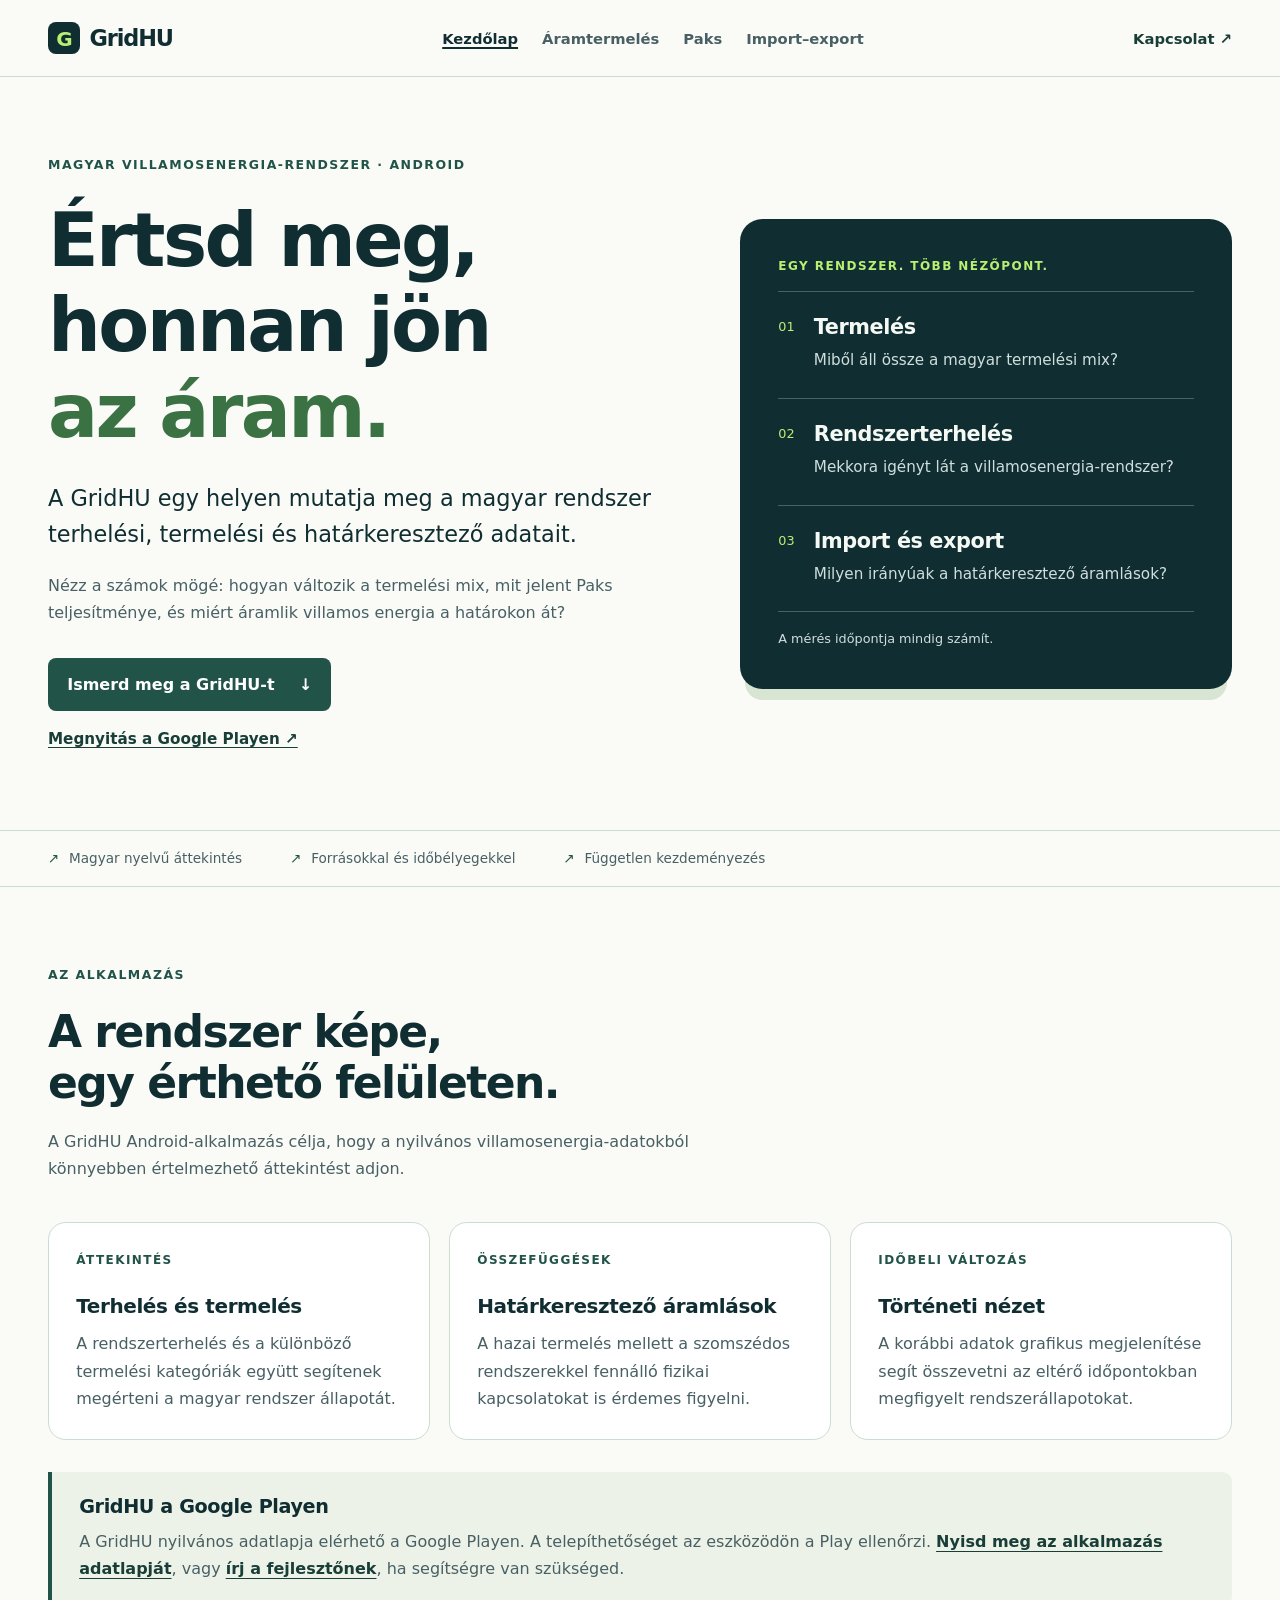
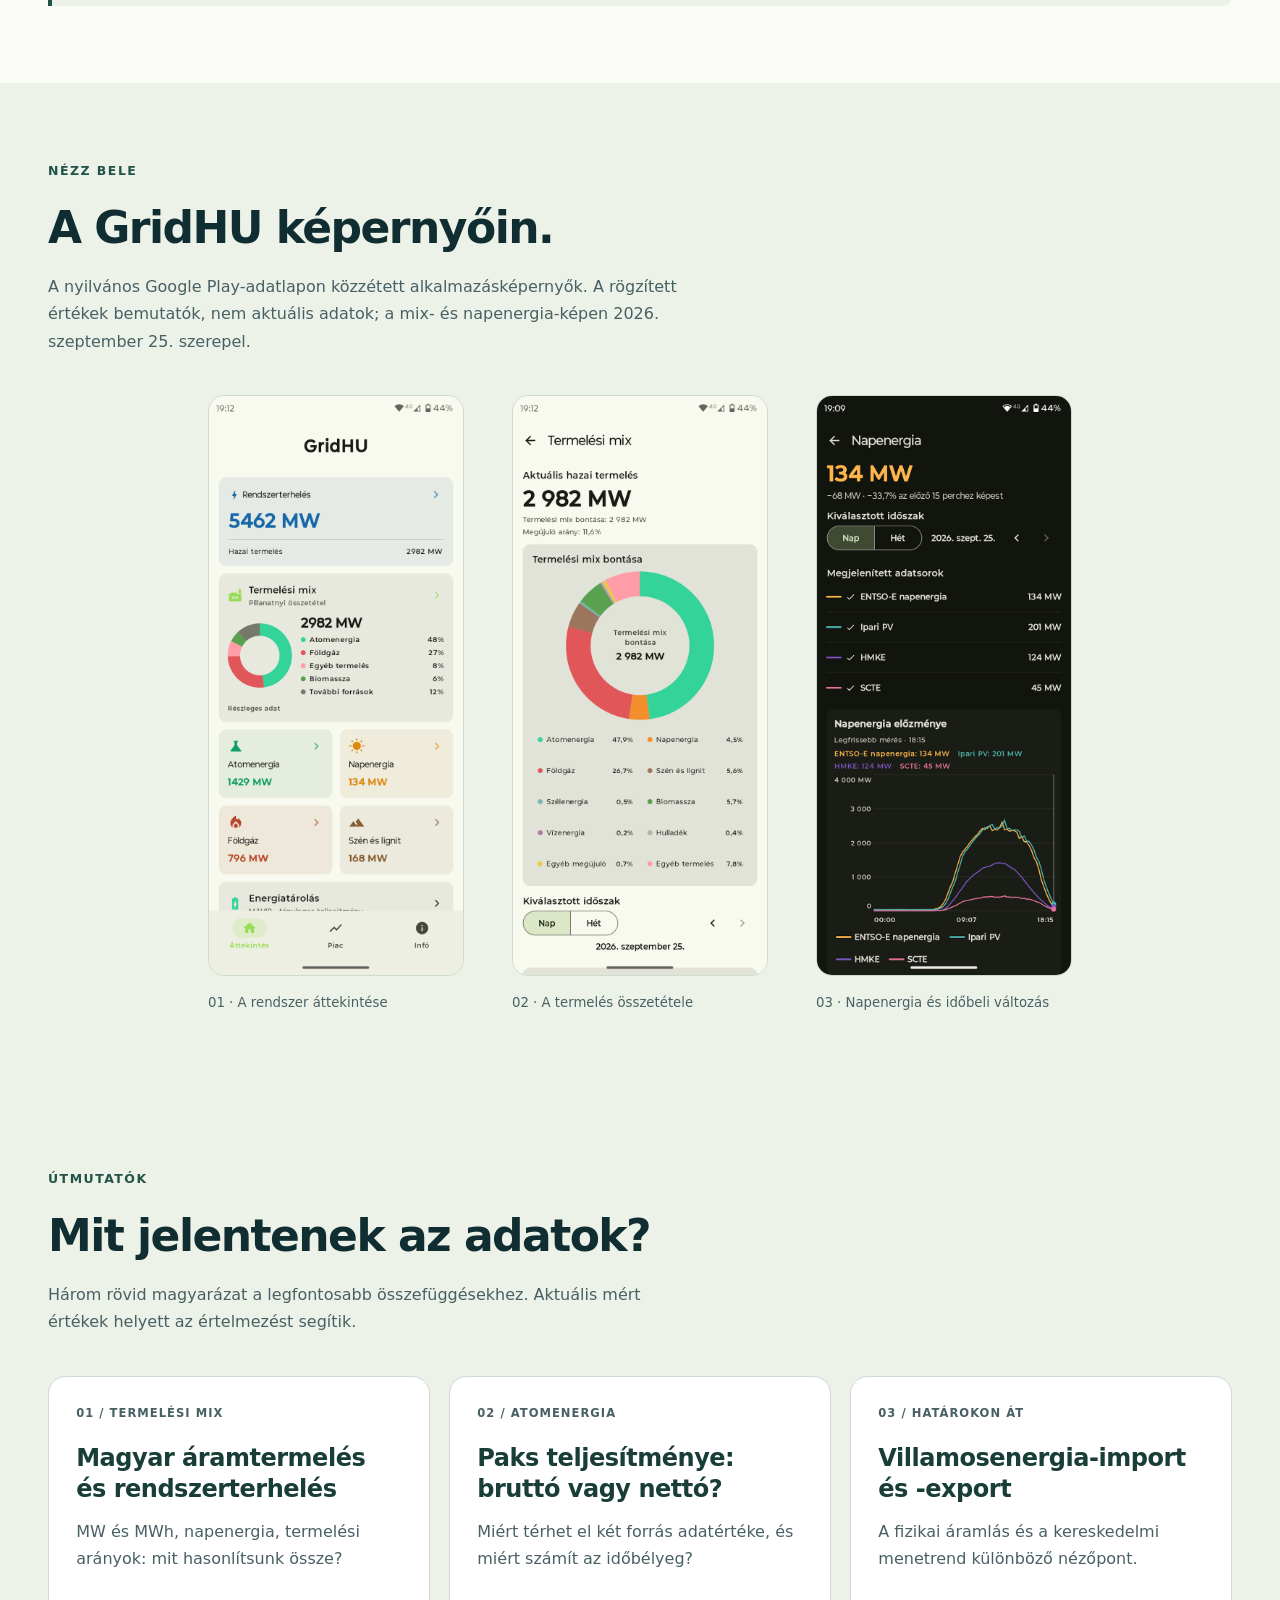
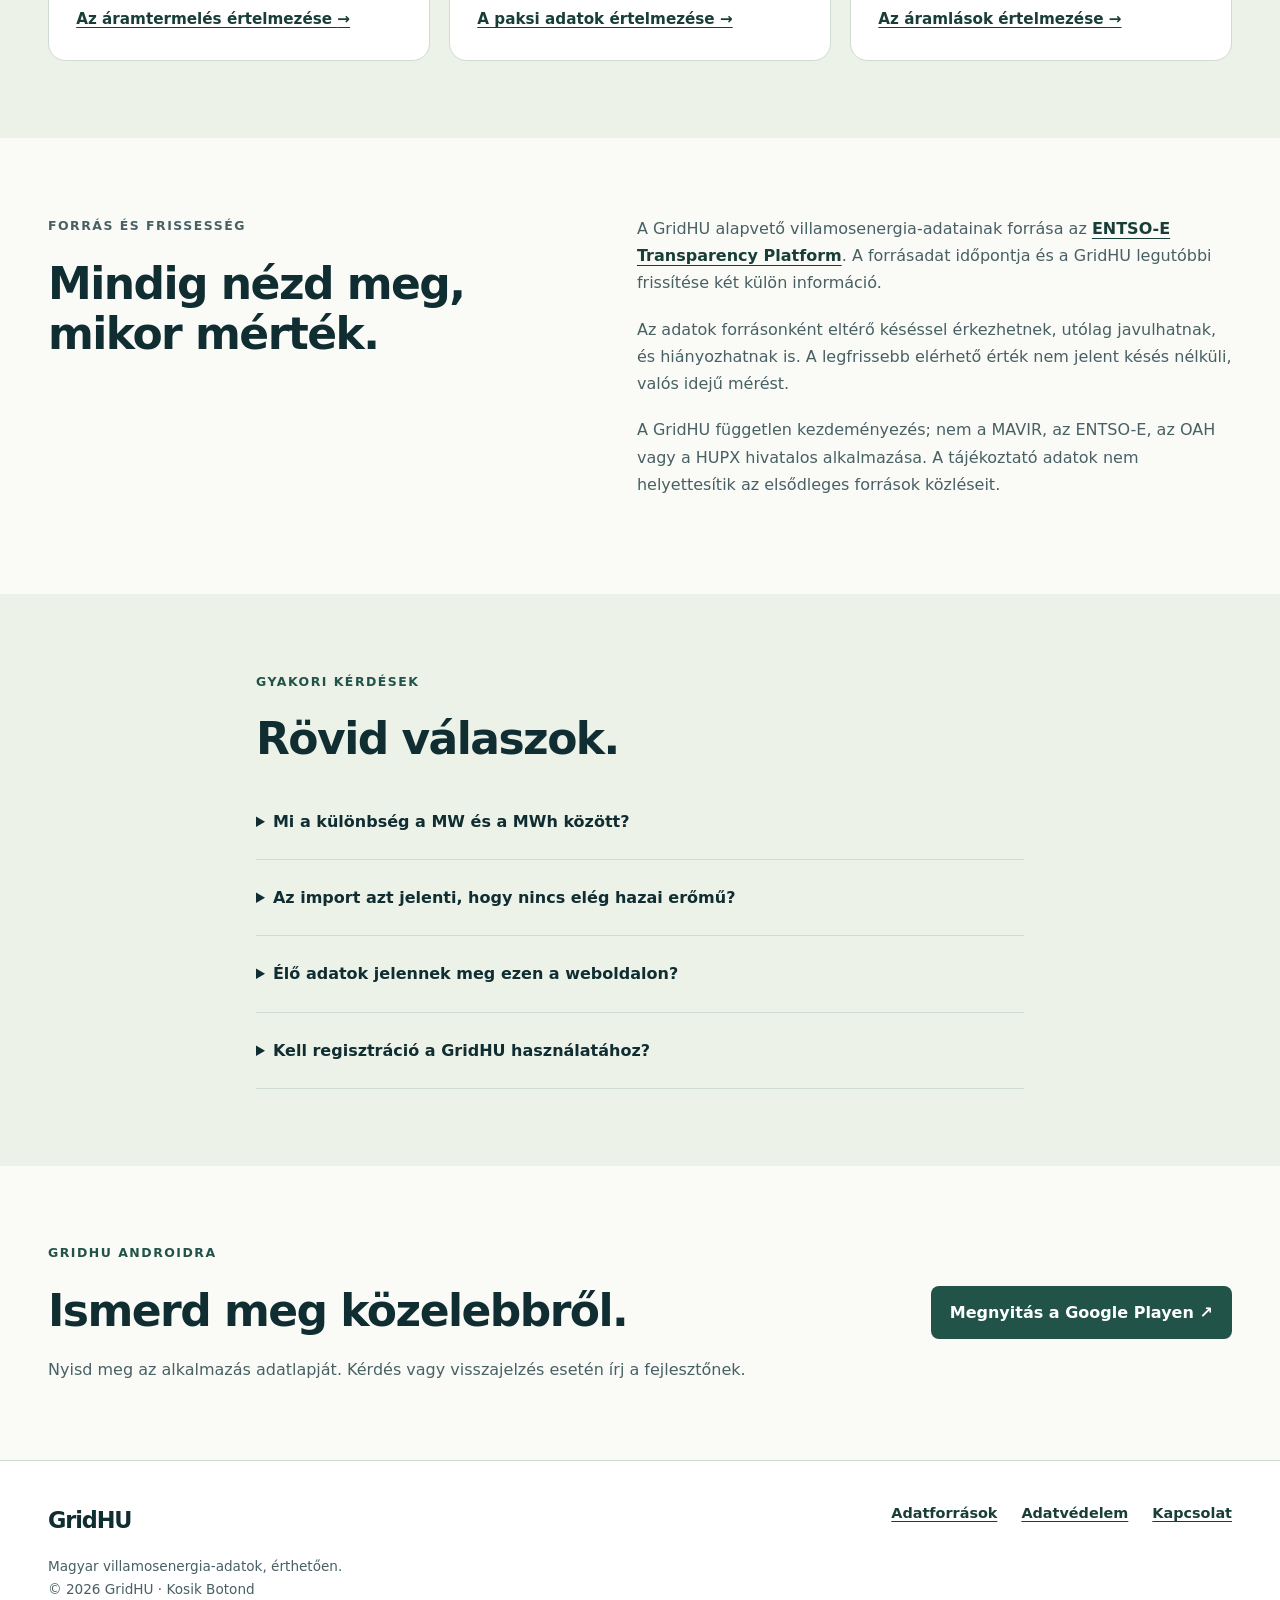
<file: index.html>
<!doctype html>
<html lang="hu">
<head>
  <meta charset="utf-8">
  <meta name="viewport" content="width=device-width, initial-scale=1">
  <meta name="theme-color" content="#102e32">
  <meta name="description" content="Ismerd meg a GridHU Android-alkalmazást: magyar áramtermelés, rendszerterhelés és import–export. Képernyőképek, útmutatók és Google Play-adatlap.">
  <title>GridHU – Magyar áramtermelés és villamosenergia-adatok</title>
  <link rel="canonical" href="https://gridhu.hu/">
  <meta property="og:type" content="website">
  <meta property="og:locale" content="hu_HU">
  <meta property="og:site_name" content="GridHU">
  <meta property="og:title" content="GridHU – Magyar áramtermelés és villamosenergia-adatok">
  <meta property="og:description" content="Ismerd meg a GridHU Android-alkalmazást: magyar áramtermelés, rendszerterhelés és import–export. Képernyőképek, útmutatók és Google Play-adatlap.">
  <meta property="og:url" content="https://gridhu.hu/">
  <meta property="og:image" content="https://gridhu.hu/assets/social-card.png">
  <meta property="og:image:width" content="1200">
  <meta property="og:image:height" content="630">
  <meta property="og:image:alt" content="GridHU – Magyar villamosenergia-adatok">
  <meta name="twitter:card" content="summary_large_image">
  <meta name="twitter:title" content="GridHU – Magyar áramtermelés és villamosenergia-adatok">
  <meta name="twitter:description" content="Ismerd meg a GridHU Android-alkalmazást: magyar áramtermelés, rendszerterhelés és import–export. Képernyőképek, útmutatók és Google Play-adatlap.">
  <meta name="twitter:image" content="https://gridhu.hu/assets/social-card.png">
  <link rel="icon" type="image/svg+xml" href="/assets/favicon.svg">
  <link rel="stylesheet" href="/assets/styles.css">
  <script type="application/ld+json">{"@context": "https://schema.org", "@type": "WebSite", "name": "GridHU – Magyar áramtermelés és villamosenergia-adatok", "url": "https://gridhu.hu/", "inLanguage": "hu", "description": "Ismerd meg a GridHU Android-alkalmazást: magyar áramtermelés, rendszerterhelés és import–export. Képernyőképek, útmutatók és Google Play-adatlap."}</script>
</head>
<body>
<a class="skip-link" href="#main">Ugrás a tartalomra</a>
<header class="site-header">
<div class="site-shell header-content">
<a class="brand" href="/" aria-label="GridHU kezdőlap">
<span class="brand-mark" aria-hidden="true">G</span>GridHU</a>
<nav aria-label="Fő navigáció">
<ul class="nav-list">
<li>
<a href="/" aria-current="page">Kezdőlap</a>
</li>
<li>
<a href="/aramtermeles/">Áramtermelés</a>
</li>
<li>
<a href="/paks/">Paks</a>
</li>
<li>
<a href="/import-export/">Import–export</a>
</li>
</ul>
</nav>
<a class="header-contact" href="/contact/">Kapcsolat ↗</a>
</div>
</header>
<main id="main">
<section class="hero">
<div class="site-shell hero-grid">
<div>
<p class="eyebrow">Magyar villamosenergia-rendszer · Android</p>
<h1>Értsd meg,<br>honnan jön<br>
<em>az áram.</em>
</h1>
<p class="lead">A GridHU egy helyen mutatja meg a magyar rendszer terhelési, termelési és határkeresztező adatait.</p>
<p class="intro">Nézz a számok mögé: hogyan változik a termelési mix, mit jelent Paks teljesítménye, és miért áramlik villamos energia a határokon át?</p>
<div class="actions">
<a class="button-link" href="#alkalmazas">Ismerd meg a GridHU-t <span aria-hidden="true">↓</span>
</a>
<a class="text-link" href="https://play.google.com/store/apps/details?id=com.kosikbotond.gridhu&amp;hl=hu">Megnyitás a Google Playen ↗</a>
</div>
</div>
<aside class="system-card" aria-label="A villamosenergia-rendszer három nézőpontja">
<p class="card-label">EGY RENDSZER. TÖBB NÉZŐPONT.</p>
<div class="system-row">
<span class="system-number">01</span>
<div>
<h2>Termelés</h2>
<p>Miből áll össze a magyar termelési mix?</p>
</div>
</div>
<div class="system-row">
<span class="system-number">02</span>
<div>
<h2>Rendszerterhelés</h2>
<p>Mekkora igényt lát a villamosenergia-rendszer?</p>
</div>
</div>
<div class="system-row">
<span class="system-number">03</span>
<div>
<h2>Import és export</h2>
<p>Milyen irányúak a határkeresztező áramlások?</p>
</div>
</div>
<p class="system-note">A mérés időpontja mindig számít.</p>
</aside>
</div>
</section>
<div class="principles">
<div class="site-shell">
<span>Magyar nyelvű áttekintés</span>
<span>Forrásokkal és időbélyegekkel</span>
<span>Független kezdeményezés</span>
</div>
</div>
<section id="alkalmazas" class="section">
<div class="site-shell">
<div class="section-heading">
<p class="eyebrow">Az alkalmazás</p>
<h2>A rendszer képe,<br>egy érthető felületen.</h2>
<p>A GridHU Android-alkalmazás célja, hogy a nyilvános villamosenergia-adatokból könnyebben értelmezhető áttekintést adjon.</p>
</div>
<div class="card-grid">
<article class="info-card">
<span class="card-label">ÁTTEKINTÉS</span>
<h3>Terhelés és termelés</h3>
<p>A rendszerterhelés és a különböző termelési kategóriák együtt segítenek megérteni a magyar rendszer állapotát.</p>
</article>
<article class="info-card">
<span class="card-label">ÖSSZEFÜGGÉSEK</span>
<h3>Határkeresztező áramlások</h3>
<p>A hazai termelés mellett a szomszédos rendszerekkel fennálló fizikai kapcsolatokat is érdemes figyelni.</p>
</article>
<article class="info-card">
<span class="card-label">IDŐBELI VÁLTOZÁS</span>
<h3>Történeti nézet</h3>
<p>A korábbi adatok grafikus megjelenítése segít összevetni az eltérő időpontokban megfigyelt rendszerállapotokat.</p>
</article>
</div>
<div class="notice">
<h3>GridHU a Google Playen</h3>
<p>A GridHU nyilvános adatlapja elérhető a Google Playen. A telepíthetőséget az eszközödön a Play ellenőrzi. <a href="https://play.google.com/store/apps/details?id=com.kosikbotond.gridhu&amp;hl=hu">Nyisd meg az alkalmazás adatlapját</a>, vagy <a href="/contact/">írj a fejlesztőnek</a>, ha segítségre van szükséged.</p>
</div>
</div>
</section>
<section class="section section-soft">
<div class="site-shell">
<div class="section-heading">
<p class="eyebrow">Nézz bele</p>
<h2>A GridHU képernyőin.</h2>
<p>A nyilvános Google Play-adatlapon közzétett alkalmazásképernyők. A rögzített értékek bemutatók, nem aktuális adatok; a mix- és napenergia-képen 2026. szeptember 25. szerepel.</p>
</div>
<div class="screenshot-grid">
<figure>
<img src="/assets/app-overview.png" width="702" height="1600" loading="lazy" decoding="async" alt="GridHU áttekintés rendszerterheléssel és termelési mixszel">
<figcaption>01 · A rendszer áttekintése</figcaption>
</figure>
<figure>
<img src="/assets/app-mix.png" width="702" height="1600" loading="lazy" decoding="async" alt="A GridHU termelési mix nézete">
<figcaption>02 · A termelés összetétele</figcaption>
</figure>
<figure>
<img src="/assets/app-solar.png" width="702" height="1600" loading="lazy" decoding="async" alt="A GridHU napenergia-nézete történeti grafikonnal">
<figcaption>03 · Napenergia és időbeli változás</figcaption>
</figure>
</div>
</div>
</section>
<section class="section section-soft">
<div class="site-shell">
<div class="section-heading">
<p class="eyebrow">Útmutatók</p>
<h2>Mit jelentenek az adatok?</h2>
<p>Három rövid magyarázat a legfontosabb összefüggésekhez. Aktuális mért értékek helyett az értelmezést segítik.</p>
</div>
<div class="card-grid guides">
<article class="info-card">
<p class="guide-number">01 / TERMELÉSI MIX</p>
<h3>
<a href="/aramtermeles/">Magyar áramtermelés és rendszerterhelés</a>
</h3>
<p>MW és MWh, napenergia, termelési arányok: mit hasonlítsunk össze?</p>
<a class="text-link" href="/aramtermeles/">Az áramtermelés értelmezése <span aria-hidden="true">→</span>
</a>
</article>
<article class="info-card">
<p class="guide-number">02 / ATOMENERGIA</p>
<h3>
<a href="/paks/">Paks teljesítménye: bruttó vagy nettó?</a>
</h3>
<p>Miért térhet el két forrás adatértéke, és miért számít az időbélyeg?</p>
<a class="text-link" href="/paks/">A paksi adatok értelmezése <span aria-hidden="true">→</span>
</a>
</article>
<article class="info-card">
<p class="guide-number">03 / HATÁROKON ÁT</p>
<h3>
<a href="/import-export/">Villamosenergia-import és -export</a>
</h3>
<p>A fizikai áramlás és a kereskedelmi menetrend különböző nézőpont.</p>
<a class="text-link" href="/import-export/">Az áramlások értelmezése <span aria-hidden="true">→</span>
</a>
</article>
</div>
</div>
</section>
<section id="adatforrasok" class="section">
<div class="site-shell source-layout">
<div>
<p class="eyebrow">Forrás és frissesség</p>
<h2>Mindig nézd meg,<br>mikor mérték.</h2>
</div>
<div>
<p>A GridHU alapvető villamosenergia-adatainak forrása az <a href="https://transparency.entsoe.eu/">ENTSO-E Transparency Platform</a>. A forrásadat időpontja és a GridHU legutóbbi frissítése két külön információ.</p>
<p>Az adatok forrásonként eltérő késéssel érkezhetnek, utólag javulhatnak, és hiányozhatnak is. A legfrissebb elérhető érték nem jelent késés nélküli, valós idejű mérést.</p>
<p>A GridHU független kezdeményezés; nem a MAVIR, az ENTSO-E, az OAH vagy a HUPX hivatalos alkalmazása. A tájékoztató adatok nem helyettesítik az elsődleges források közléseit.</p>
</div>
</div>
</section>
<section class="section section-soft">
<div class="site-shell narrow-content">
<p class="eyebrow">Gyakori kérdések</p>
<h2>Rövid válaszok.</h2>
<details>
<summary>Mi a különbség a MW és a MWh között?</summary>
<p>A MW teljesítmény: azt mutatja, milyen ütemű a termelés vagy a terhelés. A MWh egy időszak alatt termelt vagy felhasznált energia. A kettő más kérdésre válaszol.</p>
</details>
<details>
<summary>Az import azt jelenti, hogy nincs elég hazai erőmű?</summary>
<p>Egy importérték önmagában nem bizonyít kapacitáshiányt. A fizikai áramlások egy összekapcsolt rendszer működését mutatják; egyetlen pillanatkép nem magyarázza meg az összes műszaki és gazdasági okot.</p>
</details>
<details>
<summary>Élő adatok jelennek meg ezen a weboldalon?</summary>
<p>Ez az oldal alkalmazásbemutató és útmutató. Az aktuális mérési adatokat az alkalmazás és az elsődleges adatforrások szolgáltatják, a saját frissítési és hozzáférési korlátaikkal.</p>
</details>
<details>
<summary>Kell regisztráció a GridHU használatához?</summary>
<p>A GridHU használatához nincs szükség felhasználói fiókra. A részleteket az <a href="/privacy/">adatvédelmi tájékoztató</a> tartalmazza.</p>
</details>
</div>
</section>
<section class="section">
<div class="site-shell end-callout">
<div>
<p class="eyebrow">GridHU Androidra</p>
<h2>Ismerd meg közelebbről.</h2>
<p>Nyisd meg az alkalmazás adatlapját. Kérdés vagy visszajelzés esetén írj a fejlesztőnek.</p>
</div>
<a class="button-link" href="https://play.google.com/store/apps/details?id=com.kosikbotond.gridhu&amp;hl=hu">Megnyitás a Google Playen ↗</a>
</div>
</section>
</main>
<footer class="site-footer">
<div class="site-shell footer-content">
<div>
<a class="brand" href="/">GridHU</a>
<p>Magyar villamosenergia-adatok, érthetően.<br>© 2026 GridHU · Kosik Botond</p>
</div>
<nav aria-label="Lábléc navigáció">
<ul class="footer-links">
<li>
<a href="/#adatforrasok">Adatforrások</a>
</li>
<li>
<a href="/privacy/">Adatvédelem</a>
</li>
<li>
<a href="/contact/">Kapcsolat</a>
</li>
</ul>
</nav>
</div>
</footer>
</body>
</html>
</file>
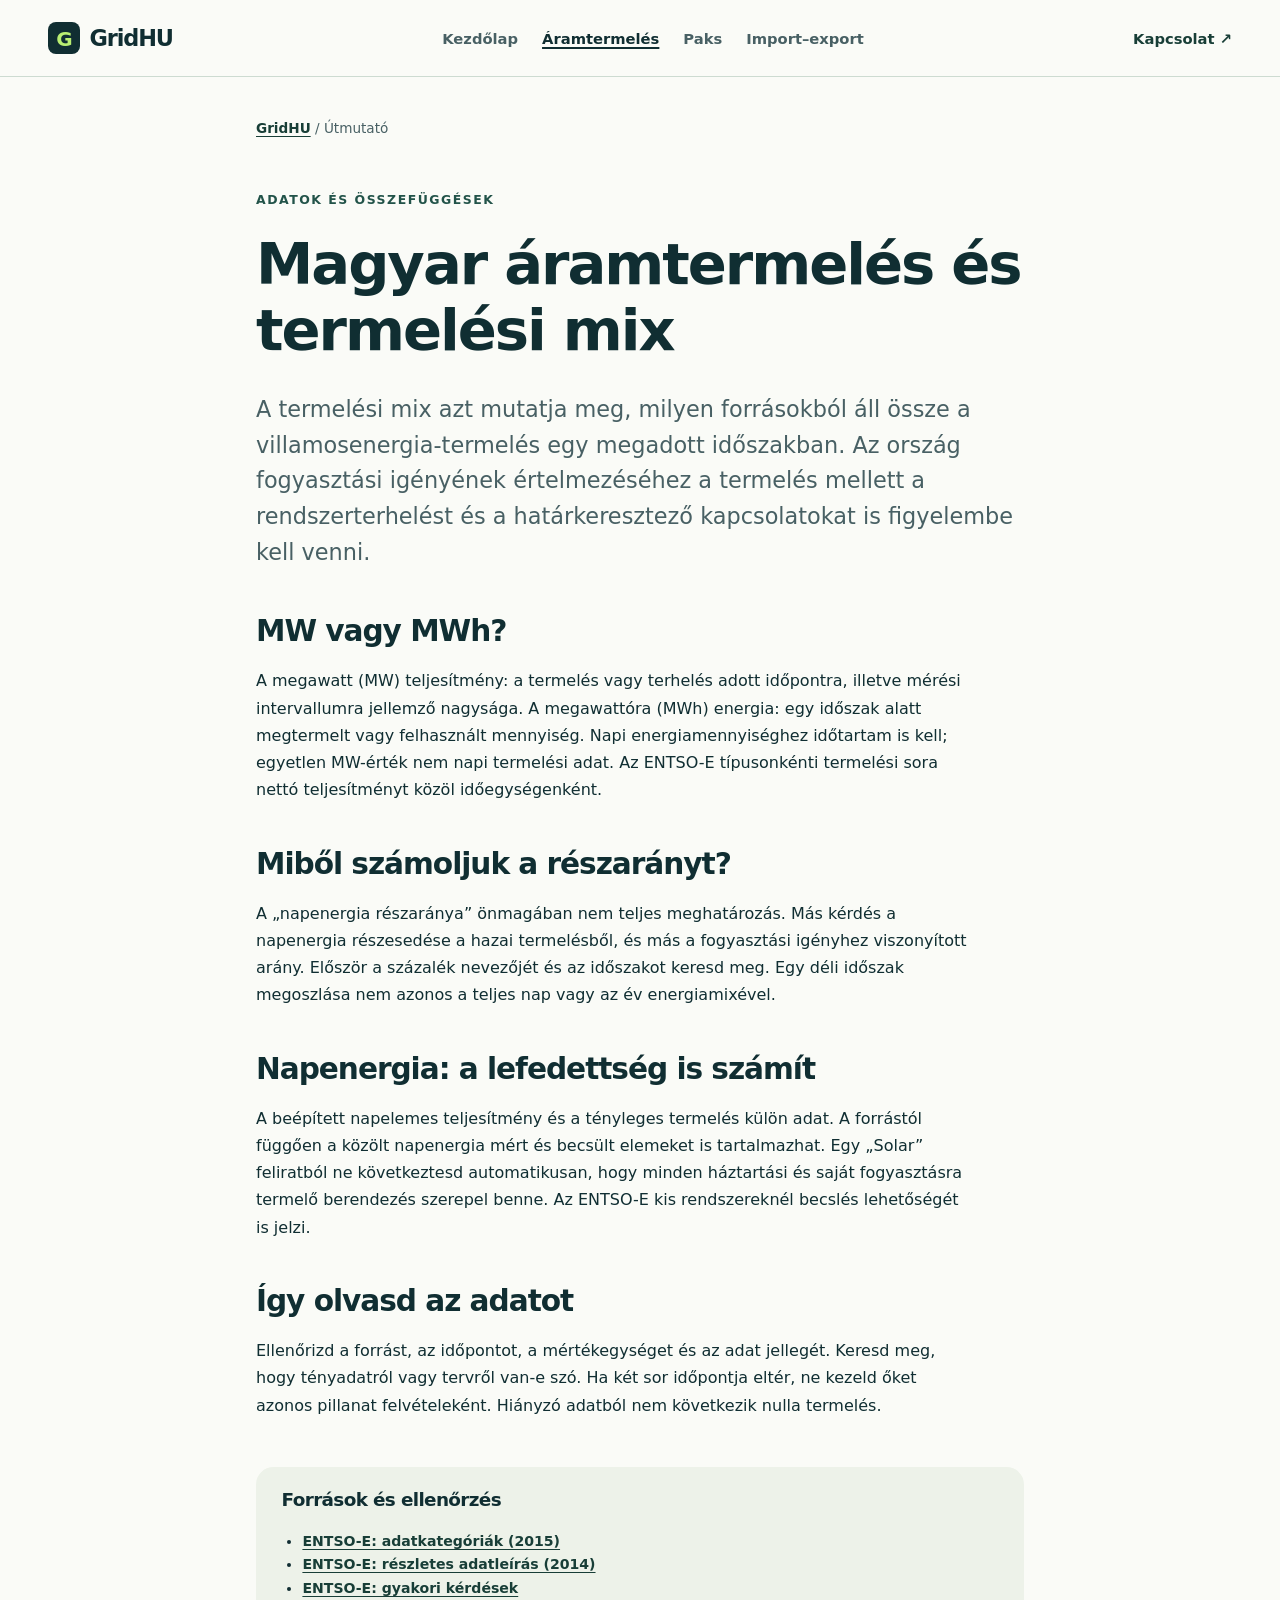
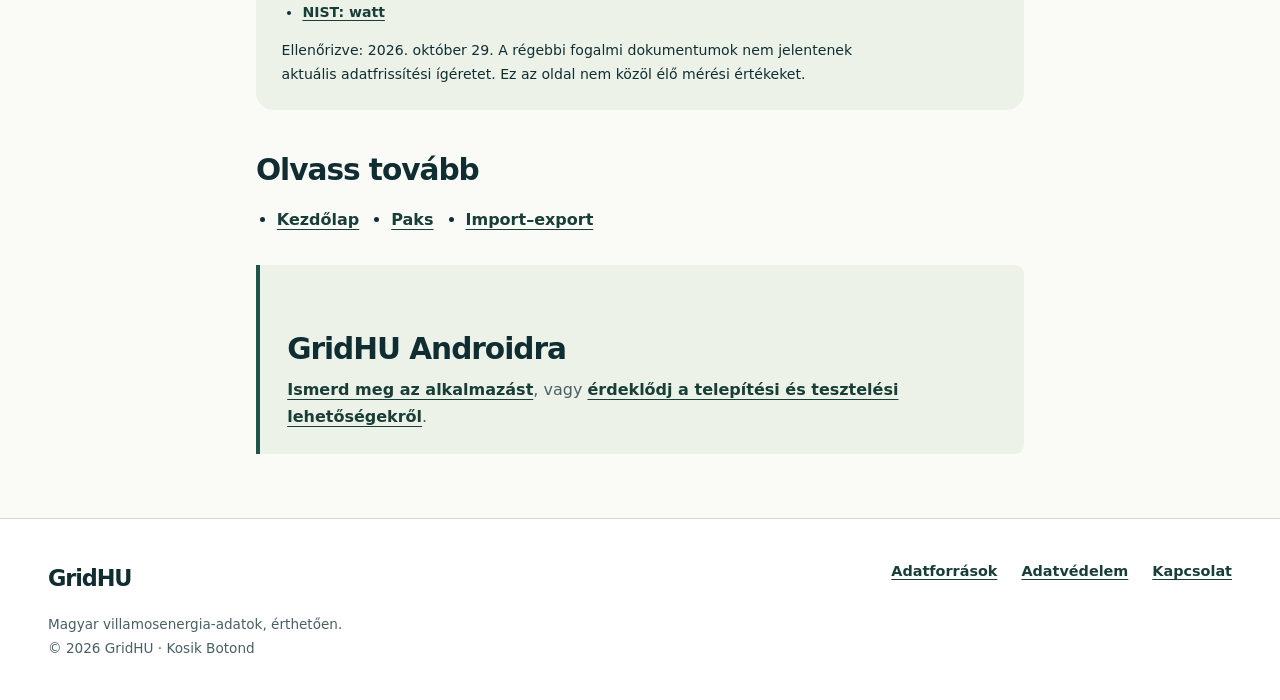
<file: aramtermeles/index.html>
<!doctype html>
<html lang="hu">
<head>
  <meta charset="utf-8">
  <meta name="viewport" content="width=device-width, initial-scale=1">
  <meta name="theme-color" content="#102e32">
  <meta name="description" content="Mit mutat a magyar áramtermelés, a rendszerterhelés és a termelési mix? MW és MWh, napenergia és adatfrissesség közérthetően.">
  <title>Magyar áramtermelés és termelési mix – GridHU</title>
  <link rel="canonical" href="https://gridhu.hu/aramtermeles/">
  <meta property="og:type" content="website">
  <meta property="og:locale" content="hu_HU">
  <meta property="og:site_name" content="GridHU">
  <meta property="og:title" content="Magyar áramtermelés és termelési mix – GridHU">
  <meta property="og:description" content="Mit mutat a magyar áramtermelés, a rendszerterhelés és a termelési mix? MW és MWh, napenergia és adatfrissesség közérthetően.">
  <meta property="og:url" content="https://gridhu.hu/aramtermeles/">
  <meta property="og:image" content="https://gridhu.hu/assets/social-card.png">
  <meta property="og:image:width" content="1200">
  <meta property="og:image:height" content="630">
  <meta property="og:image:alt" content="GridHU – Magyar villamosenergia-adatok">
  <meta name="twitter:card" content="summary_large_image">
  <meta name="twitter:title" content="Magyar áramtermelés és termelési mix – GridHU">
  <meta name="twitter:description" content="Mit mutat a magyar áramtermelés, a rendszerterhelés és a termelési mix? MW és MWh, napenergia és adatfrissesség közérthetően.">
  <meta name="twitter:image" content="https://gridhu.hu/assets/social-card.png">
  <link rel="icon" type="image/svg+xml" href="/assets/favicon.svg">
  <link rel="stylesheet" href="/assets/styles.css">
  <script type="application/ld+json">{"@context": "https://schema.org", "@type": "WebPage", "name": "Magyar áramtermelés és termelési mix – GridHU", "url": "https://gridhu.hu/aramtermeles/", "inLanguage": "hu", "description": "Mit mutat a magyar áramtermelés, a rendszerterhelés és a termelési mix? MW és MWh, napenergia és adatfrissesség közérthetően.", "isPartOf": {"@type": "WebSite", "name": "GridHU", "url": "https://gridhu.hu/"}}</script>
</head>
<body>
<a class="skip-link" href="#main">Ugrás a tartalomra</a>
<header class="site-header">
<div class="site-shell header-content">
<a class="brand" href="/" aria-label="GridHU kezdőlap">
<span class="brand-mark" aria-hidden="true">G</span>GridHU</a>
<nav aria-label="Fő navigáció">
<ul class="nav-list">
<li>
<a href="/">Kezdőlap</a>
</li>
<li>
<a href="/aramtermeles/" aria-current="page">Áramtermelés</a>
</li>
<li>
<a href="/paks/">Paks</a>
</li>
<li>
<a href="/import-export/">Import–export</a>
</li>
</ul>
</nav>
<a class="header-contact" href="/contact/">Kapcsolat ↗</a>
</div>
</header>
<main id="main">
<article class="site-shell reading article">
<nav class="breadcrumb" aria-label="Útvonal">
<a href="/">GridHU</a> / Útmutató</nav>
<p class="eyebrow">Adatok és összefüggések</p>
<h1>Magyar áramtermelés és termelési mix</h1>
<p class="lead">A termelési mix azt mutatja meg, milyen forrásokból áll össze a villamosenergia-termelés egy megadott időszakban. Az ország fogyasztási igényének értelmezéséhez a termelés mellett a rendszerterhelést és a határkeresztező kapcsolatokat is figyelembe kell venni.</p>
<h2 id="resz-1">MW vagy MWh?</h2>
<p>A megawatt (MW) teljesítmény: a termelés vagy terhelés adott időpontra, illetve mérési intervallumra jellemző nagysága. A megawattóra (MWh) energia: egy időszak alatt megtermelt vagy felhasznált mennyiség. Napi energiamennyiséghez időtartam is kell; egyetlen MW-érték nem napi termelési adat. Az ENTSO-E típusonkénti termelési sora nettó teljesítményt közöl időegységenként.</p>
<h2 id="resz-3">Miből számoljuk a részarányt?</h2>
<p>A „napenergia részaránya” önmagában nem teljes meghatározás. Más kérdés a napenergia részesedése a hazai termelésből, és más a fogyasztási igényhez viszonyított arány. Először a százalék nevezőjét és az időszakot keresd meg. Egy déli időszak megoszlása nem azonos a teljes nap vagy az év energiamixével.</p>
<h2 id="napenergia">Napenergia: a lefedettség is számít</h2>
<p>A beépített napelemes teljesítmény és a tényleges termelés külön adat. A forrástól függően a közölt napenergia mért és becsült elemeket is tartalmazhat. Egy „Solar” feliratból ne következtesd automatikusan, hogy minden háztartási és saját fogyasztásra termelő berendezés szerepel benne. Az ENTSO-E kis rendszereknél becslés lehetőségét is jelzi.</p>
<h2 id="resz-7">Így olvasd az adatot</h2>
<p>Ellenőrizd a forrást, az időpontot, a mértékegységet és az adat jellegét. Keresd meg, hogy tényadatról vagy tervről van-e szó. Ha két sor időpontja eltér, ne kezeld őket azonos pillanat felvételeként. Hiányzó adatból nem következik nulla termelés.</p>
<aside class="source-note" aria-labelledby="sources-title">
<h2 id="sources-title">Források és ellenőrzés</h2>
<ul>
<li>
<a href="https://eepublicdownloads.entsoe.eu/clean-documents/mc-documents/transparency-platform/150101_Transparency%20Platform%20Data%20Categories.pdf">ENTSO-E: adatkategóriák (2015)</a>
</li>
<li>
<a href="https://www.entsoe.eu/fileadmin/user_upload/_library/resources/Transparency/MoP%20Ref02%20-%20EMFIP-Detailed%20Data%20Descriptions%20V1R4-2014-02-24.pdf">ENTSO-E: részletes adatleírás (2014)</a>
</li>
<li>
<a href="https://eepublicdownloads.entsoe.eu/clean-documents/mc-documents/transparency-platform/Transparency_platform_FAQ.pdf">ENTSO-E: gyakori kérdések</a>
</li>
<li>
<a href="https://www.nist.gov/glossary-term/34606">NIST: watt</a>
</li>
</ul>
<p>Ellenőrizve: <time datetime="2026-10-29">2026. október 29.</time> A régebbi fogalmi dokumentumok nem jelentenek aktuális adatfrissítési ígéretet. Ez az oldal nem közöl élő mérési értékeket.</p>
</aside>
<nav class="related" aria-label="Kapcsolódó oldalak">
<h2>Olvass tovább</h2>
<ul>
<li>
<a href="/">Kezdőlap</a>
</li>
<li>
<a href="/paks/">Paks</a>
</li>
<li>
<a href="/import-export/">Import–export</a>
</li>
</ul>
</nav>
<div class="notice">
<h2>GridHU Androidra</h2>
<p>
<a href="/#alkalmazas">Ismerd meg az alkalmazást</a>, vagy <a href="/contact/">érdeklődj a telepítési és tesztelési lehetőségekről</a>.</p>
</div>
</article>
</main>
<footer class="site-footer">
<div class="site-shell footer-content">
<div>
<a class="brand" href="/">GridHU</a>
<p>Magyar villamosenergia-adatok, érthetően.<br>© 2026 GridHU · Kosik Botond</p>
</div>
<nav aria-label="Lábléc navigáció">
<ul class="footer-links">
<li>
<a href="/#adatforrasok">Adatforrások</a>
</li>
<li>
<a href="/privacy/">Adatvédelem</a>
</li>
<li>
<a href="/contact/">Kapcsolat</a>
</li>
</ul>
</nav>
</div>
</footer>
</body>
</html>
</file>
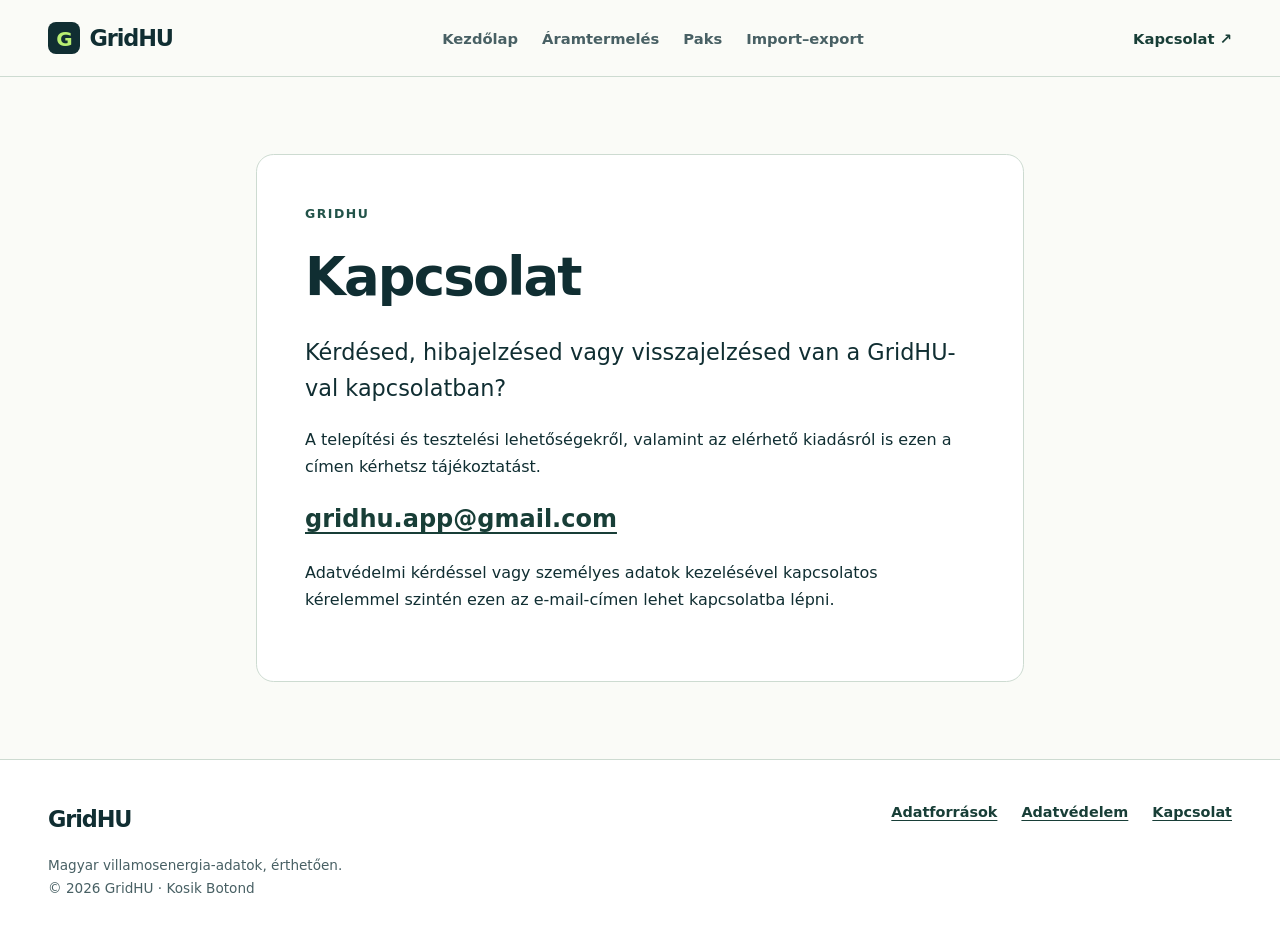
<file: contact/index.html>
<!doctype html>
<html lang="hu">
<head>
  <meta charset="utf-8">
  <meta name="viewport" content="width=device-width, initial-scale=1">
  <meta name="description" content="Lépj kapcsolatba a GridHU fejlesztőjével: telepítési és tesztelési információk, hibajelzés, visszajelzés és adatvédelmi kérdések.">
  <title>Kapcsolat és telepítési információk – GridHU</title>
  <link rel="canonical" href="https://gridhu.hu/contact/">
  <meta property="og:type" content="website">
  <meta property="og:locale" content="hu_HU">
  <meta property="og:site_name" content="GridHU">
  <meta property="og:title" content="Kapcsolat és telepítési információk – GridHU">
  <meta property="og:description" content="Lépj kapcsolatba a GridHU fejlesztőjével: telepítési és tesztelési információk, hibajelzés, visszajelzés és adatvédelmi kérdések.">
  <meta property="og:url" content="https://gridhu.hu/contact/">
  <meta property="og:image" content="https://gridhu.hu/assets/social-card.png">
  <meta property="og:image:width" content="1200">
  <meta property="og:image:height" content="630">
  <meta property="og:image:alt" content="GridHU – Magyar villamosenergia-adatok">
  <meta name="twitter:card" content="summary_large_image">
  <meta name="twitter:title" content="Kapcsolat és telepítési információk – GridHU">
  <meta name="twitter:description" content="Lépj kapcsolatba a GridHU fejlesztőjével: telepítési és tesztelési információk, hibajelzés, visszajelzés és adatvédelmi kérdések.">
  <meta name="twitter:image" content="https://gridhu.hu/assets/social-card.png">
  <link rel="icon" type="image/svg+xml" href="/assets/favicon.svg">
  <link rel="stylesheet" href="/assets/styles.css">
</head>
<body>
  <a class="skip-link" href="#main">Ugrás a tartalomra</a><header class="site-header"><div class="site-shell header-content"><a class="brand" href="/" aria-label="GridHU kezdőlap"><span class="brand-mark" aria-hidden="true">G</span>GridHU</a><nav aria-label="Fő navigáció"><ul class="nav-list"><li><a href="/">Kezdőlap</a></li><li><a href="/aramtermeles/">Áramtermelés</a></li><li><a href="/paks/">Paks</a></li><li><a href="/import-export/">Import–export</a></li></ul></nav><a class="header-contact" href="/contact/">Kapcsolat ↗</a></div></header>

  <main id="main" class="section">
    <section class="site-shell narrow-content contact-card" aria-labelledby="contact-title">
      <p class="eyebrow">GridHU</p>
      <h1 id="contact-title">Kapcsolat</h1>
      <p class="lead">Kérdésed, hibajelzésed vagy visszajelzésed van a GridHU-val kapcsolatban?</p>
      <p>A telepítési és tesztelési lehetőségekről, valamint az elérhető kiadásról is ezen a címen kérhetsz tájékoztatást.</p>
      <p><a class="email-link" href="mailto:gridhu.app@gmail.com">gridhu.app@gmail.com</a></p>
      <p>Adatvédelmi kérdéssel vagy személyes adatok kezelésével kapcsolatos kérelemmel szintén ezen az e-mail-címen lehet kapcsolatba lépni.</p>
    </section>
  </main>

  <footer class="site-footer"><div class="site-shell footer-content"><div><a class="brand" href="/">GridHU</a><p>Magyar villamosenergia-adatok, érthetően.<br>© 2026 GridHU · Kosik Botond</p></div><nav aria-label="Lábléc navigáció"><ul class="footer-links"><li><a href="/#adatforrasok">Adatforrások</a></li><li><a href="/privacy/">Adatvédelem</a></li><li><a href="/contact/">Kapcsolat</a></li></ul></nav></div></footer>
</body>
</html>
</file>
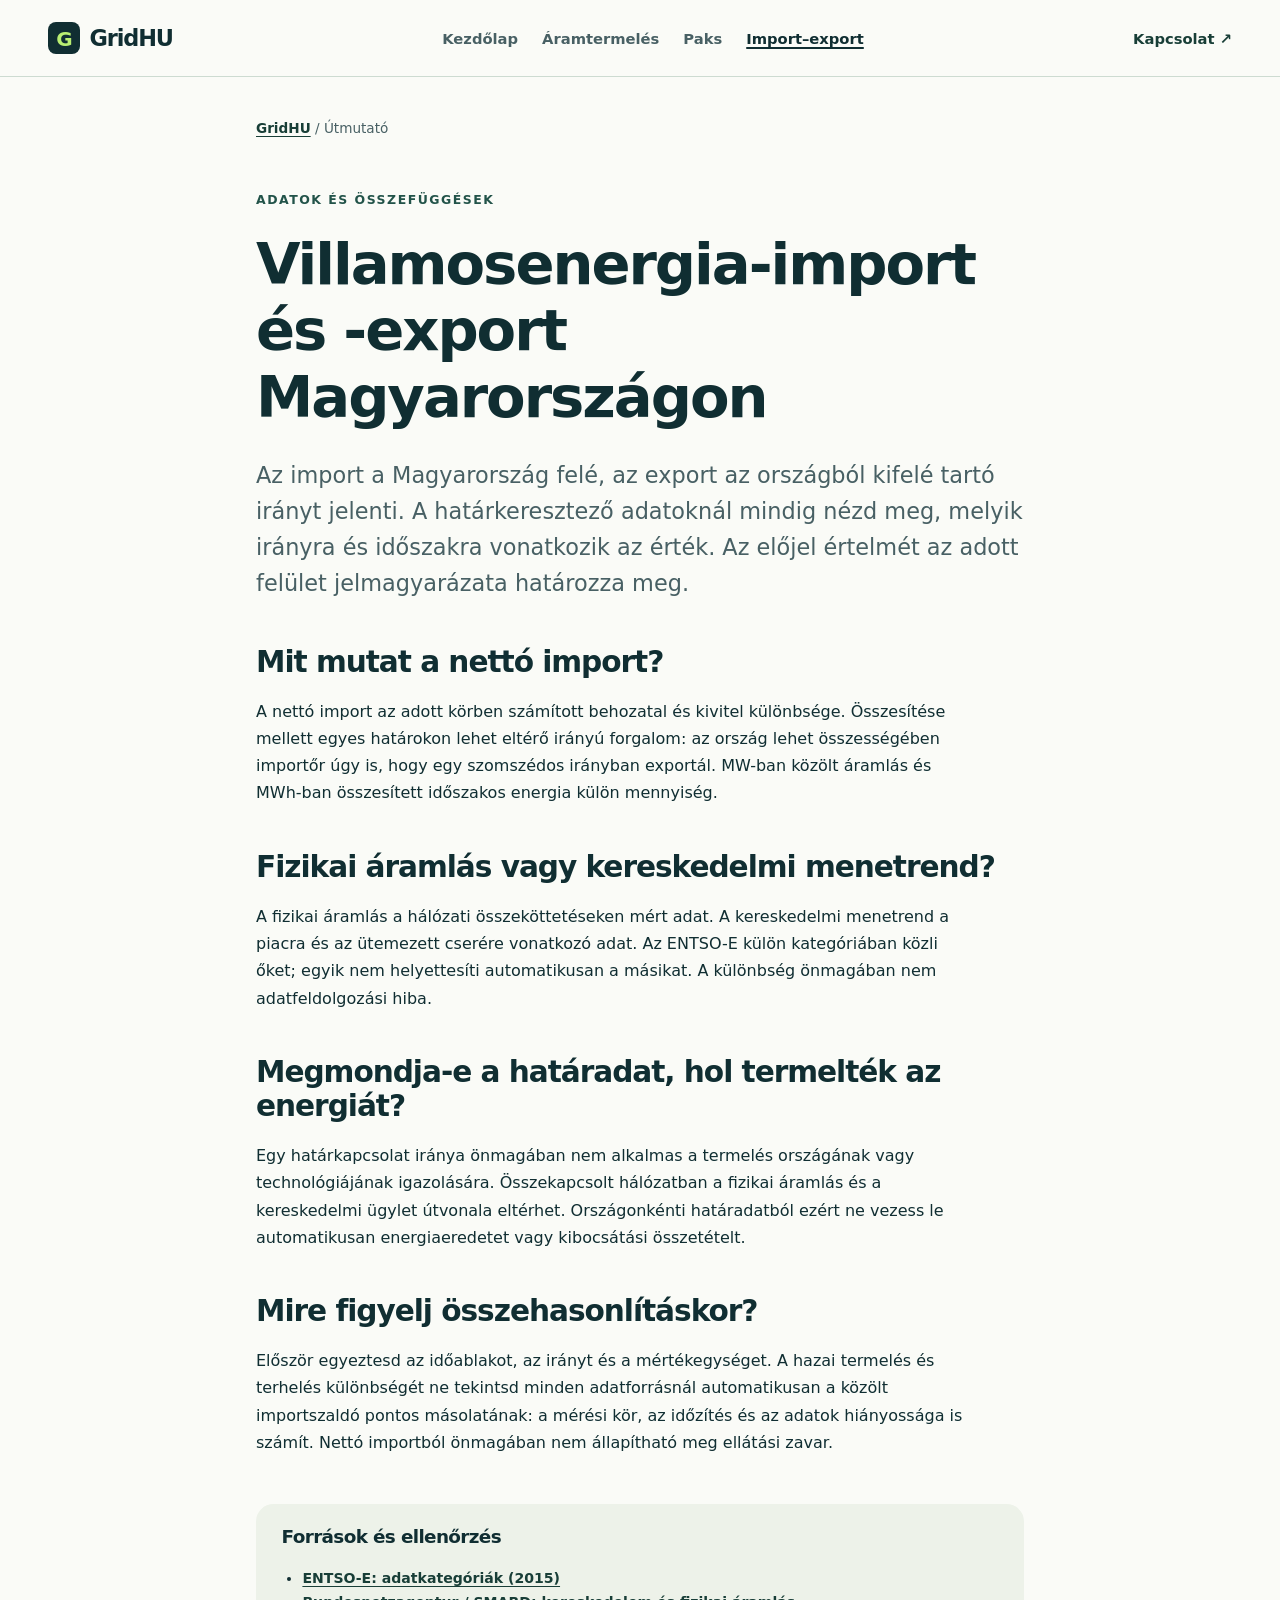
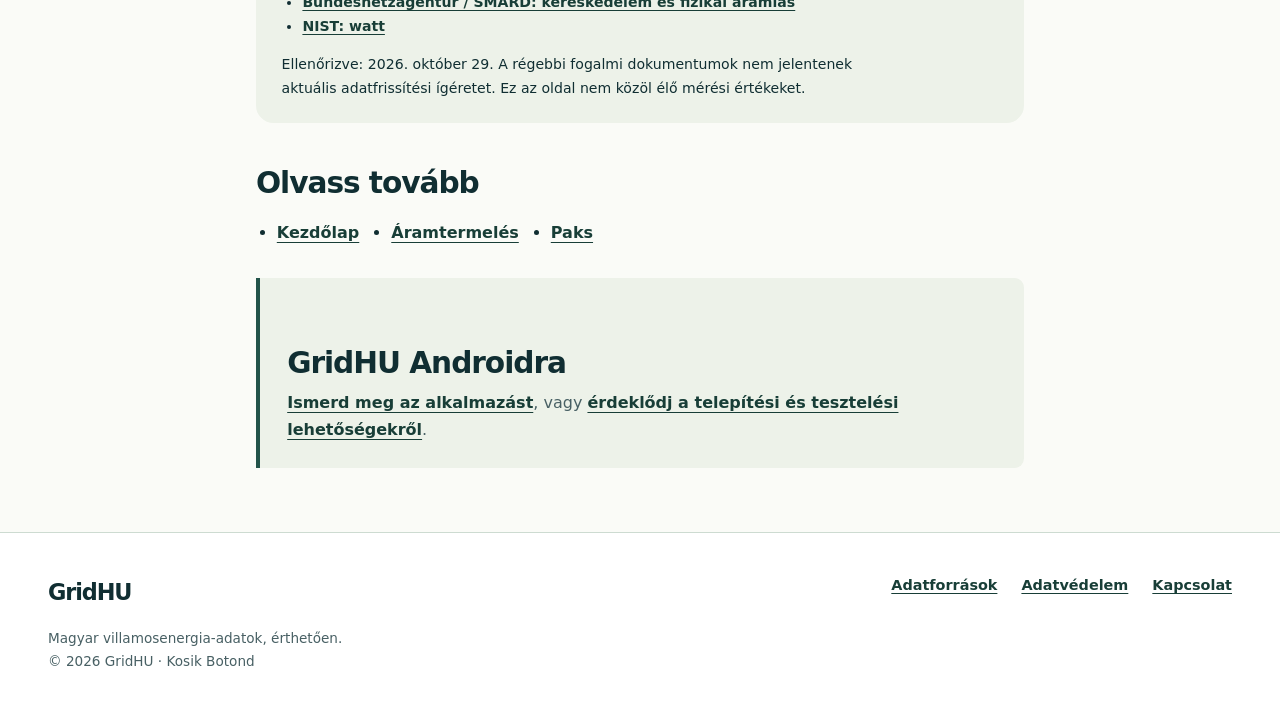
<file: import-export/index.html>
<!doctype html>
<html lang="hu">
<head>
  <meta charset="utf-8">
  <meta name="viewport" content="width=device-width, initial-scale=1">
  <meta name="theme-color" content="#102e32">
  <meta name="description" content="Mit jelent a nettó import, a határkeresztező fizikai áramlás és a kereskedelmi menetrend? Útmutató a magyar villamosenergia-adatokhoz.">
  <title>Magyar villamosenergia-import és -export – GridHU</title>
  <link rel="canonical" href="https://gridhu.hu/import-export/">
  <meta property="og:type" content="website">
  <meta property="og:locale" content="hu_HU">
  <meta property="og:site_name" content="GridHU">
  <meta property="og:title" content="Magyar villamosenergia-import és -export – GridHU">
  <meta property="og:description" content="Mit jelent a nettó import, a határkeresztező fizikai áramlás és a kereskedelmi menetrend? Útmutató a magyar villamosenergia-adatokhoz.">
  <meta property="og:url" content="https://gridhu.hu/import-export/">
  <meta property="og:image" content="https://gridhu.hu/assets/social-card.png">
  <meta property="og:image:width" content="1200">
  <meta property="og:image:height" content="630">
  <meta property="og:image:alt" content="GridHU – Magyar villamosenergia-adatok">
  <meta name="twitter:card" content="summary_large_image">
  <meta name="twitter:title" content="Magyar villamosenergia-import és -export – GridHU">
  <meta name="twitter:description" content="Mit jelent a nettó import, a határkeresztező fizikai áramlás és a kereskedelmi menetrend? Útmutató a magyar villamosenergia-adatokhoz.">
  <meta name="twitter:image" content="https://gridhu.hu/assets/social-card.png">
  <link rel="icon" type="image/svg+xml" href="/assets/favicon.svg">
  <link rel="stylesheet" href="/assets/styles.css">
  <script type="application/ld+json">{"@context": "https://schema.org", "@type": "WebPage", "name": "Magyar villamosenergia-import és -export – GridHU", "url": "https://gridhu.hu/import-export/", "inLanguage": "hu", "description": "Mit jelent a nettó import, a határkeresztező fizikai áramlás és a kereskedelmi menetrend? Útmutató a magyar villamosenergia-adatokhoz.", "isPartOf": {"@type": "WebSite", "name": "GridHU", "url": "https://gridhu.hu/"}}</script>
</head>
<body>
<a class="skip-link" href="#main">Ugrás a tartalomra</a>
<header class="site-header">
<div class="site-shell header-content">
<a class="brand" href="/" aria-label="GridHU kezdőlap">
<span class="brand-mark" aria-hidden="true">G</span>GridHU</a>
<nav aria-label="Fő navigáció">
<ul class="nav-list">
<li>
<a href="/">Kezdőlap</a>
</li>
<li>
<a href="/aramtermeles/">Áramtermelés</a>
</li>
<li>
<a href="/paks/">Paks</a>
</li>
<li>
<a href="/import-export/" aria-current="page">Import–export</a>
</li>
</ul>
</nav>
<a class="header-contact" href="/contact/">Kapcsolat ↗</a>
</div>
</header>
<main id="main">
<article class="site-shell reading article">
<nav class="breadcrumb" aria-label="Útvonal">
<a href="/">GridHU</a> / Útmutató</nav>
<p class="eyebrow">Adatok és összefüggések</p>
<h1>Villamosenergia-import és -export Magyarországon</h1>
<p class="lead">Az import a Magyarország felé, az export az országból kifelé tartó irányt jelenti. A határkeresztező adatoknál mindig nézd meg, melyik irányra és időszakra vonatkozik az érték. Az előjel értelmét az adott felület jelmagyarázata határozza meg.</p>
<h2 id="resz-1">Mit mutat a nettó import?</h2>
<p>A nettó import az adott körben számított behozatal és kivitel különbsége. Összesítése mellett egyes határokon lehet eltérő irányú forgalom: az ország lehet összességében importőr úgy is, hogy egy szomszédos irányban exportál. MW-ban közölt áramlás és MWh-ban összesített időszakos energia külön mennyiség.</p>
<h2 id="resz-3">Fizikai áramlás vagy kereskedelmi menetrend?</h2>
<p>A fizikai áramlás a hálózati összeköttetéseken mért adat. A kereskedelmi menetrend a piacra és az ütemezett cserére vonatkozó adat. Az ENTSO-E külön kategóriában közli őket; egyik nem helyettesíti automatikusan a másikat. A különbség önmagában nem adatfeldolgozási hiba.</p>
<h2 id="resz-5">Megmondja-e a határadat, hol termelték az energiát?</h2>
<p>Egy határkapcsolat iránya önmagában nem alkalmas a termelés országának vagy technológiájának igazolására. Összekapcsolt hálózatban a fizikai áramlás és a kereskedelmi ügylet útvonala eltérhet. Országonkénti határadatból ezért ne vezess le automatikusan energiaeredetet vagy kibocsátási összetételt.</p>
<h2 id="resz-7">Mire figyelj összehasonlításkor?</h2>
<p>Először egyeztesd az időablakot, az irányt és a mértékegységet. A hazai termelés és terhelés különbségét ne tekintsd minden adatforrásnál automatikusan a közölt importszaldó pontos másolatának: a mérési kör, az időzítés és az adatok hiányossága is számít. Nettó importból önmagában nem állapítható meg ellátási zavar.</p>
<aside class="source-note" aria-labelledby="sources-title">
<h2 id="sources-title">Források és ellenőrzés</h2>
<ul>
<li>
<a href="https://eepublicdownloads.entsoe.eu/clean-documents/mc-documents/transparency-platform/150101_Transparency%20Platform%20Data%20Categories.pdf">ENTSO-E: adatkategóriák (2015)</a>
</li>
<li>
<a href="https://www.smard.de/page/en/wiki-article/6138/6140/electricity-trade-and-physical-flow-of-electricity">Bundesnetzagentur / SMARD: kereskedelem és fizikai áramlás</a>
</li>
<li>
<a href="https://www.nist.gov/glossary-term/34606">NIST: watt</a>
</li>
</ul>
<p>Ellenőrizve: <time datetime="2026-10-29">2026. október 29.</time> A régebbi fogalmi dokumentumok nem jelentenek aktuális adatfrissítési ígéretet. Ez az oldal nem közöl élő mérési értékeket.</p>
</aside>
<nav class="related" aria-label="Kapcsolódó oldalak">
<h2>Olvass tovább</h2>
<ul>
<li>
<a href="/">Kezdőlap</a>
</li>
<li>
<a href="/aramtermeles/">Áramtermelés</a>
</li>
<li>
<a href="/paks/">Paks</a>
</li>
</ul>
</nav>
<div class="notice">
<h2>GridHU Androidra</h2>
<p>
<a href="/#alkalmazas">Ismerd meg az alkalmazást</a>, vagy <a href="/contact/">érdeklődj a telepítési és tesztelési lehetőségekről</a>.</p>
</div>
</article>
</main>
<footer class="site-footer">
<div class="site-shell footer-content">
<div>
<a class="brand" href="/">GridHU</a>
<p>Magyar villamosenergia-adatok, érthetően.<br>© 2026 GridHU · Kosik Botond</p>
</div>
<nav aria-label="Lábléc navigáció">
<ul class="footer-links">
<li>
<a href="/#adatforrasok">Adatforrások</a>
</li>
<li>
<a href="/privacy/">Adatvédelem</a>
</li>
<li>
<a href="/contact/">Kapcsolat</a>
</li>
</ul>
</nav>
</div>
</footer>
</body>
</html>
</file>
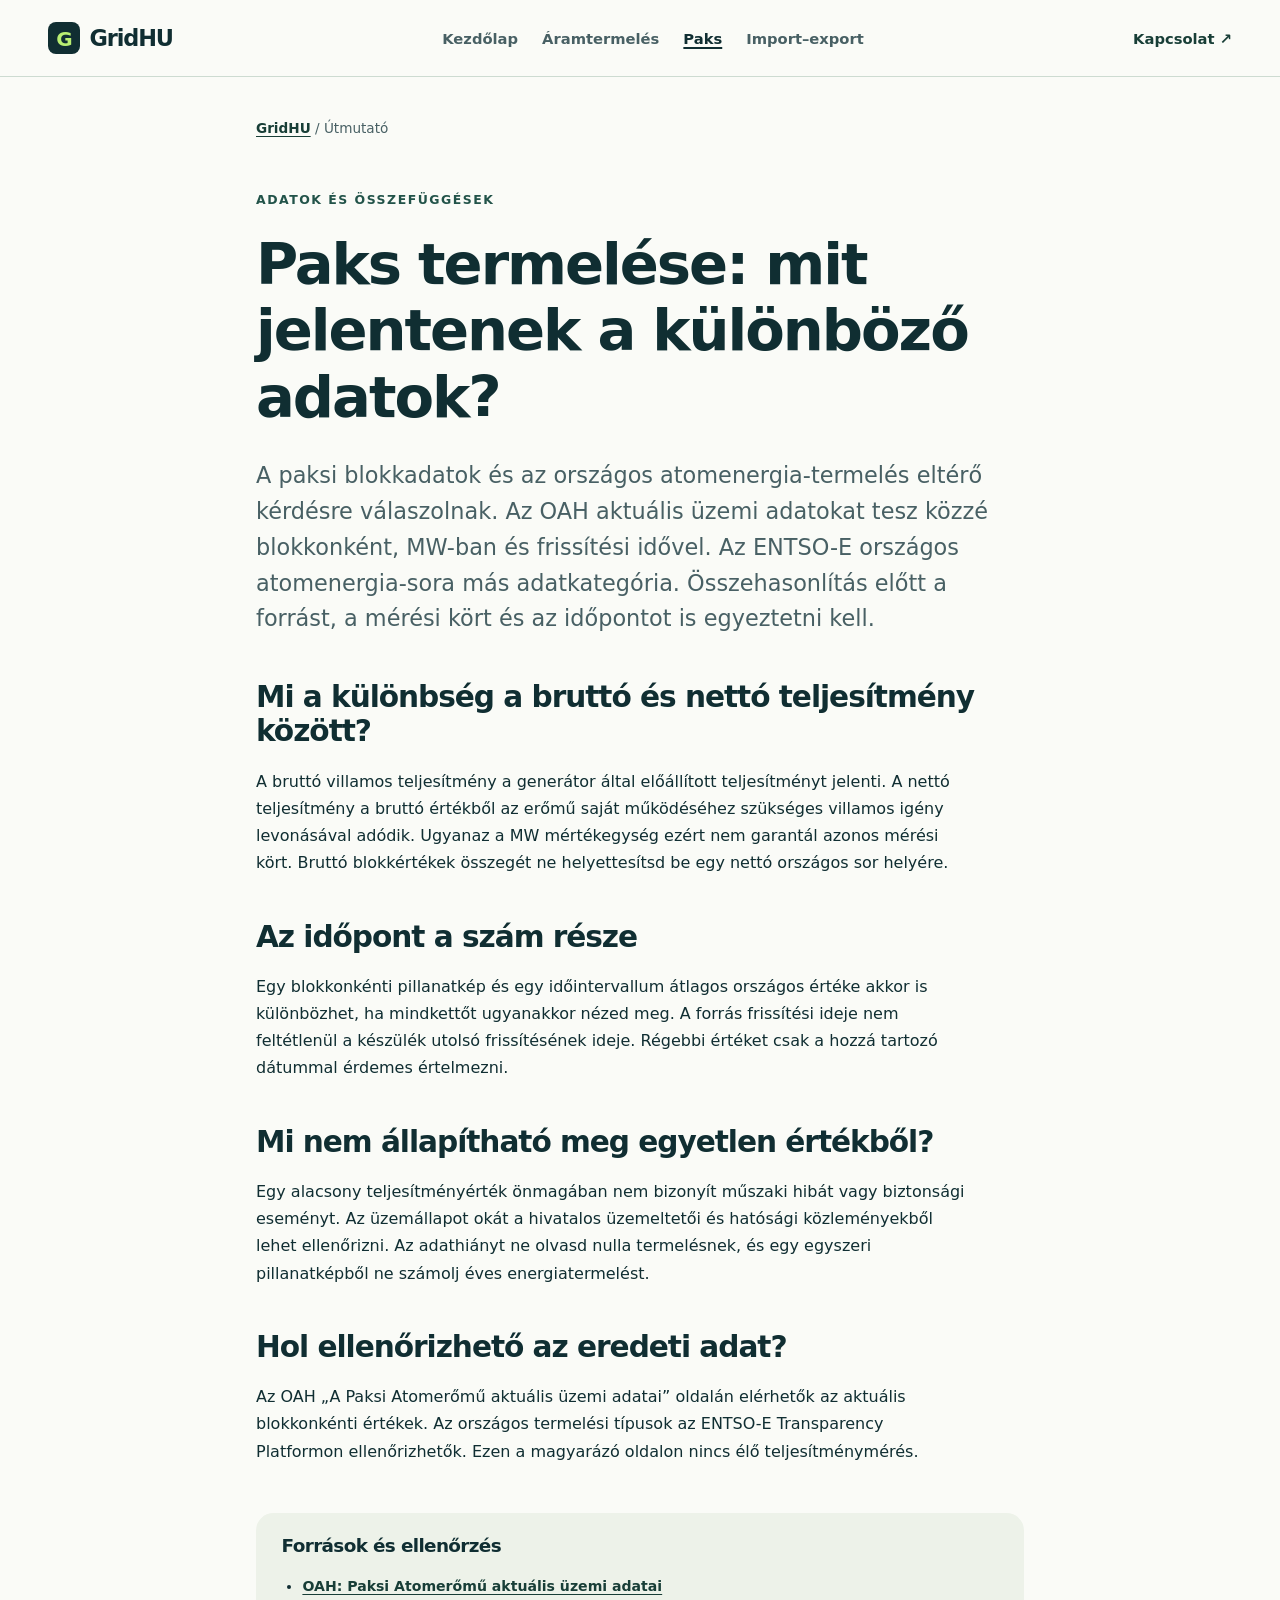
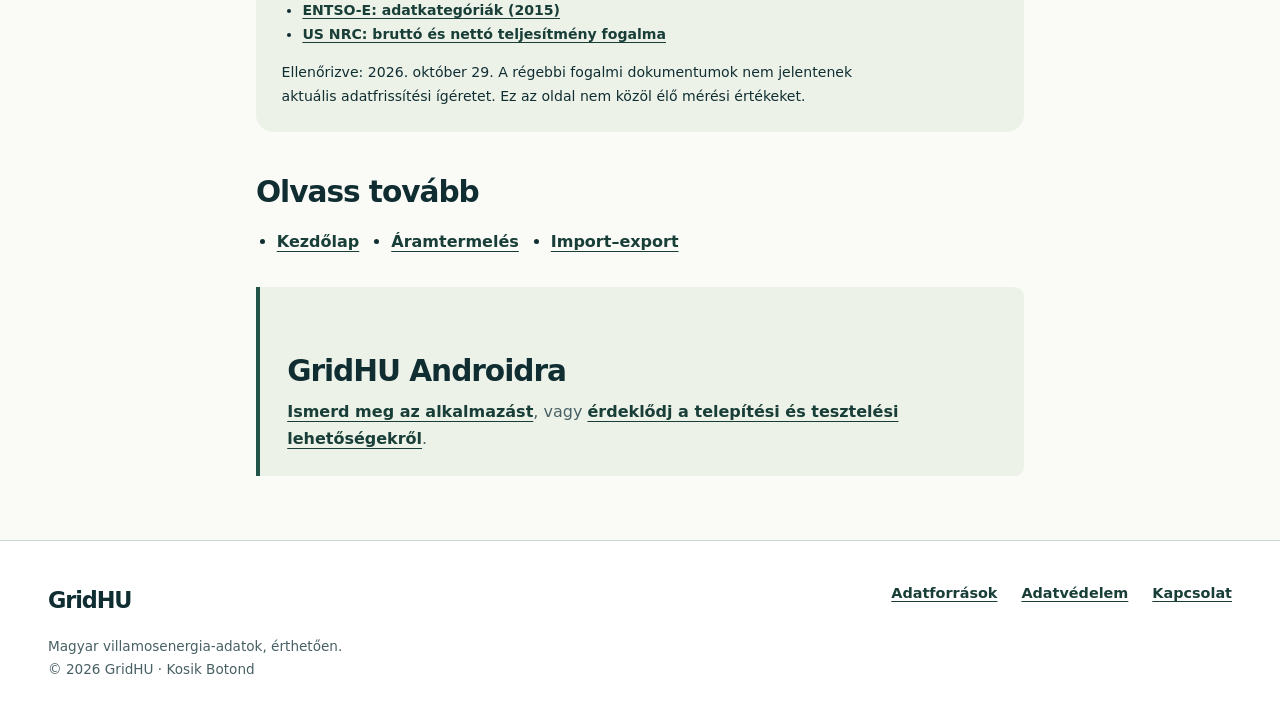
<file: paks/index.html>
<!doctype html>
<html lang="hu">
<head>
  <meta charset="utf-8">
  <meta name="viewport" content="width=device-width, initial-scale=1">
  <meta name="theme-color" content="#102e32">
  <meta name="description" content="Hogyan olvashatók Paks termelési adatai? Blokkonkénti teljesítmény, bruttó és nettó érték, forrás és időbélyeg megkülönböztetése.">
  <title>Paks termelése: blokkadatok, bruttó és nettó – GridHU</title>
  <link rel="canonical" href="https://gridhu.hu/paks/">
  <meta property="og:type" content="website">
  <meta property="og:locale" content="hu_HU">
  <meta property="og:site_name" content="GridHU">
  <meta property="og:title" content="Paks termelése: blokkadatok, bruttó és nettó – GridHU">
  <meta property="og:description" content="Hogyan olvashatók Paks termelési adatai? Blokkonkénti teljesítmény, bruttó és nettó érték, forrás és időbélyeg megkülönböztetése.">
  <meta property="og:url" content="https://gridhu.hu/paks/">
  <meta property="og:image" content="https://gridhu.hu/assets/social-card.png">
  <meta property="og:image:width" content="1200">
  <meta property="og:image:height" content="630">
  <meta property="og:image:alt" content="GridHU – Magyar villamosenergia-adatok">
  <meta name="twitter:card" content="summary_large_image">
  <meta name="twitter:title" content="Paks termelése: blokkadatok, bruttó és nettó – GridHU">
  <meta name="twitter:description" content="Hogyan olvashatók Paks termelési adatai? Blokkonkénti teljesítmény, bruttó és nettó érték, forrás és időbélyeg megkülönböztetése.">
  <meta name="twitter:image" content="https://gridhu.hu/assets/social-card.png">
  <link rel="icon" type="image/svg+xml" href="/assets/favicon.svg">
  <link rel="stylesheet" href="/assets/styles.css">
  <script type="application/ld+json">{"@context": "https://schema.org", "@type": "WebPage", "name": "Paks termelése: blokkadatok, bruttó és nettó – GridHU", "url": "https://gridhu.hu/paks/", "inLanguage": "hu", "description": "Hogyan olvashatók Paks termelési adatai? Blokkonkénti teljesítmény, bruttó és nettó érték, forrás és időbélyeg megkülönböztetése.", "isPartOf": {"@type": "WebSite", "name": "GridHU", "url": "https://gridhu.hu/"}}</script>
</head>
<body>
<a class="skip-link" href="#main">Ugrás a tartalomra</a>
<header class="site-header">
<div class="site-shell header-content">
<a class="brand" href="/" aria-label="GridHU kezdőlap">
<span class="brand-mark" aria-hidden="true">G</span>GridHU</a>
<nav aria-label="Fő navigáció">
<ul class="nav-list">
<li>
<a href="/">Kezdőlap</a>
</li>
<li>
<a href="/aramtermeles/">Áramtermelés</a>
</li>
<li>
<a href="/paks/" aria-current="page">Paks</a>
</li>
<li>
<a href="/import-export/">Import–export</a>
</li>
</ul>
</nav>
<a class="header-contact" href="/contact/">Kapcsolat ↗</a>
</div>
</header>
<main id="main">
<article class="site-shell reading article">
<nav class="breadcrumb" aria-label="Útvonal">
<a href="/">GridHU</a> / Útmutató</nav>
<p class="eyebrow">Adatok és összefüggések</p>
<h1>Paks termelése: mit jelentenek a különböző adatok?</h1>
<p class="lead">A paksi blokkadatok és az országos atomenergia-termelés eltérő kérdésre válaszolnak. Az OAH aktuális üzemi adatokat tesz közzé blokkonként, MW-ban és frissítési idővel. Az ENTSO-E országos atomenergia-sora más adatkategória. Összehasonlítás előtt a forrást, a mérési kört és az időpontot is egyeztetni kell.</p>
<h2 id="resz-1">Mi a különbség a bruttó és nettó teljesítmény között?</h2>
<p>A bruttó villamos teljesítmény a generátor által előállított teljesítményt jelenti. A nettó teljesítmény a bruttó értékből az erőmű saját működéséhez szükséges villamos igény levonásával adódik. Ugyanaz a MW mértékegység ezért nem garantál azonos mérési kört. Bruttó blokkértékek összegét ne helyettesítsd be egy nettó országos sor helyére.</p>
<h2 id="resz-3">Az időpont a szám része</h2>
<p>Egy blokkonkénti pillanatkép és egy időintervallum átlagos országos értéke akkor is különbözhet, ha mindkettőt ugyanakkor nézed meg. A forrás frissítési ideje nem feltétlenül a készülék utolsó frissítésének ideje. Régebbi értéket csak a hozzá tartozó dátummal érdemes értelmezni.</p>
<h2 id="resz-5">Mi nem állapítható meg egyetlen értékből?</h2>
<p>Egy alacsony teljesítményérték önmagában nem bizonyít műszaki hibát vagy biztonsági eseményt. Az üzemállapot okát a hivatalos üzemeltetői és hatósági közleményekből lehet ellenőrizni. Az adathiányt ne olvasd nulla termelésnek, és egy egyszeri pillanatképből ne számolj éves energiatermelést.</p>
<h2 id="resz-7">Hol ellenőrizhető az eredeti adat?</h2>
<p>Az OAH „A Paksi Atomerőmű aktuális üzemi adatai” oldalán elérhetők az aktuális blokkonkénti értékek. Az országos termelési típusok az ENTSO-E Transparency Platformon ellenőrizhetők. Ezen a magyarázó oldalon nincs élő teljesítménymérés.</p>
<aside class="source-note" aria-labelledby="sources-title">
<h2 id="sources-title">Források és ellenőrzés</h2>
<ul>
<li>
<a href="https://nyomtatvany.oah.hu/web/v3/OAHPortal.nsf/web?OpenAgent=&amp;article=paksnpp">OAH: Paksi Atomerőmű aktuális üzemi adatai</a>
</li>
<li>
<a href="https://eepublicdownloads.entsoe.eu/clean-documents/mc-documents/transparency-platform/150101_Transparency%20Platform%20Data%20Categories.pdf">ENTSO-E: adatkategóriák (2015)</a>
</li>
<li>
<a href="https://downloads.regulations.gov/NRC-2020-0101-0130/content.pdf">US NRC: bruttó és nettó teljesítmény fogalma</a>
</li>
</ul>
<p>Ellenőrizve: <time datetime="2026-10-29">2026. október 29.</time> A régebbi fogalmi dokumentumok nem jelentenek aktuális adatfrissítési ígéretet. Ez az oldal nem közöl élő mérési értékeket.</p>
</aside>
<nav class="related" aria-label="Kapcsolódó oldalak">
<h2>Olvass tovább</h2>
<ul>
<li>
<a href="/">Kezdőlap</a>
</li>
<li>
<a href="/aramtermeles/">Áramtermelés</a>
</li>
<li>
<a href="/import-export/">Import–export</a>
</li>
</ul>
</nav>
<div class="notice">
<h2>GridHU Androidra</h2>
<p>
<a href="/#alkalmazas">Ismerd meg az alkalmazást</a>, vagy <a href="/contact/">érdeklődj a telepítési és tesztelési lehetőségekről</a>.</p>
</div>
</article>
</main>
<footer class="site-footer">
<div class="site-shell footer-content">
<div>
<a class="brand" href="/">GridHU</a>
<p>Magyar villamosenergia-adatok, érthetően.<br>© 2026 GridHU · Kosik Botond</p>
</div>
<nav aria-label="Lábléc navigáció">
<ul class="footer-links">
<li>
<a href="/#adatforrasok">Adatforrások</a>
</li>
<li>
<a href="/privacy/">Adatvédelem</a>
</li>
<li>
<a href="/contact/">Kapcsolat</a>
</li>
</ul>
</nav>
</div>
</footer>
</body>
</html>
</file>
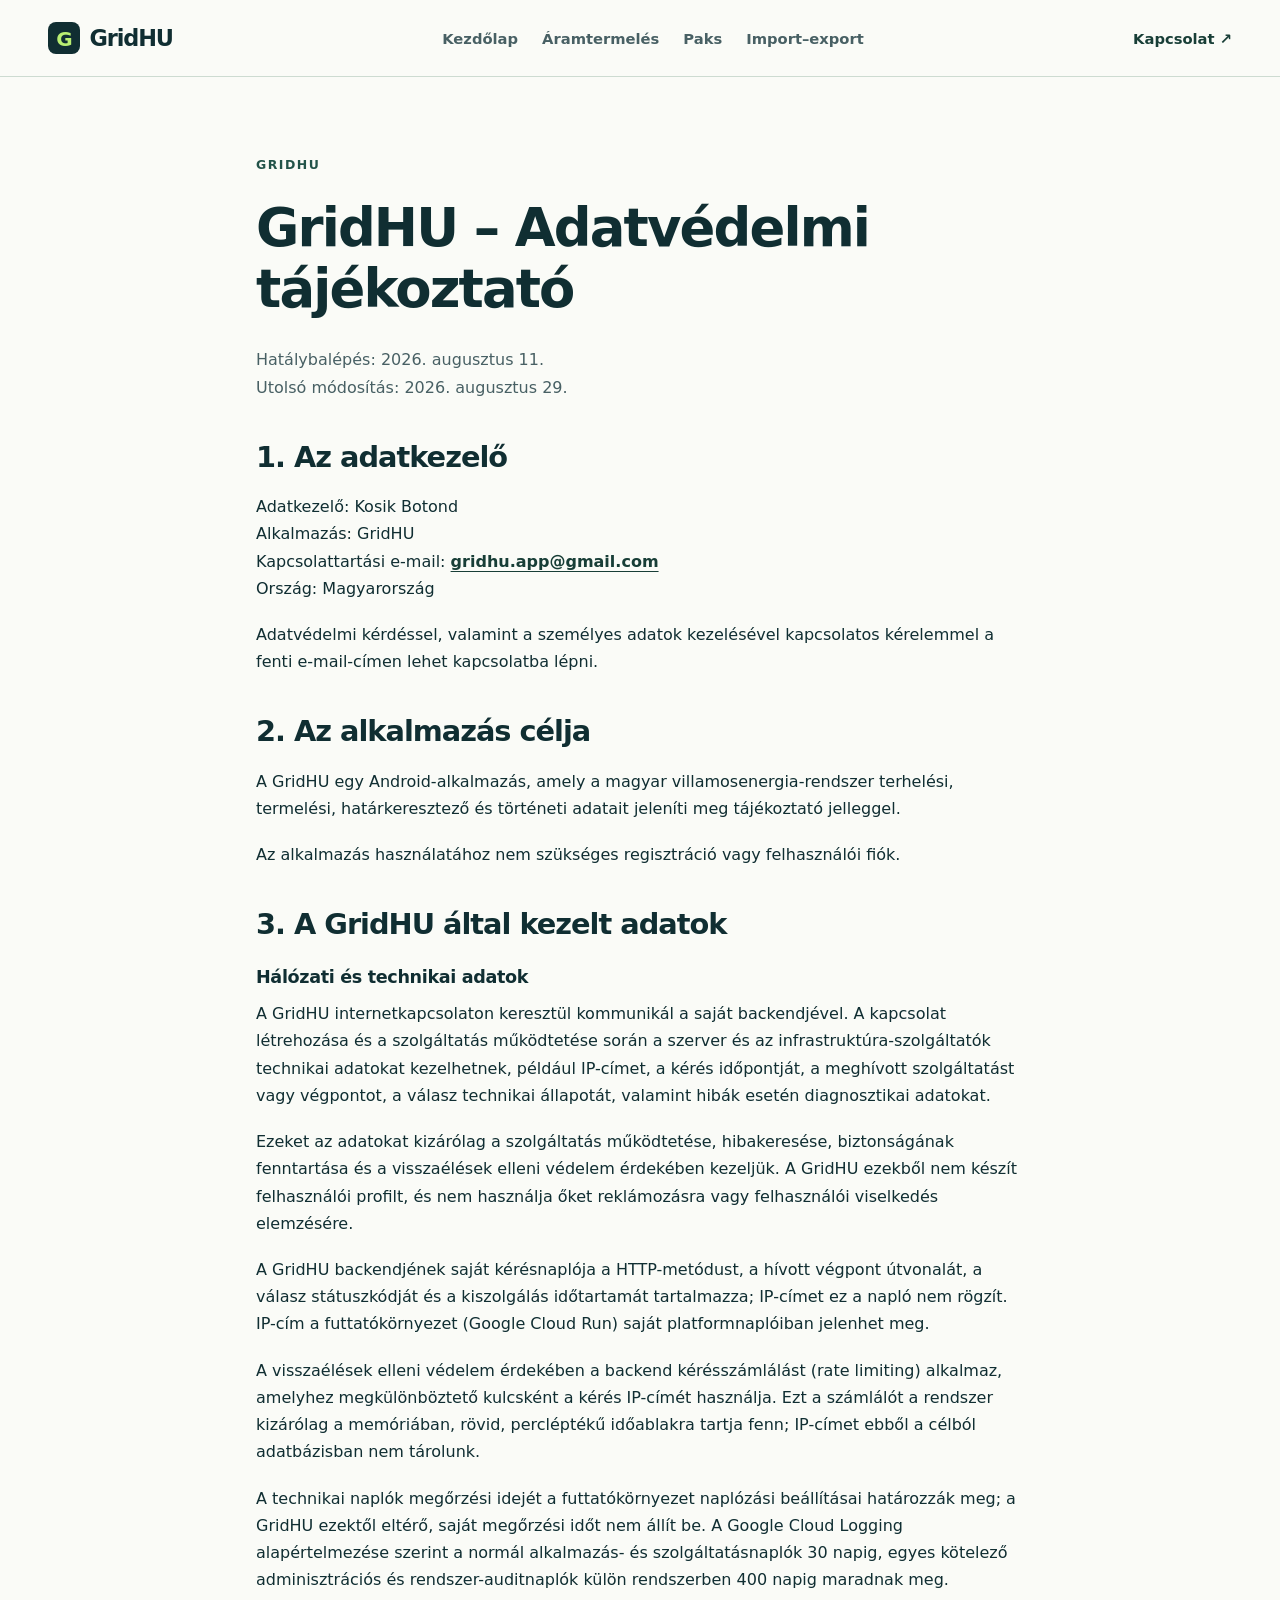
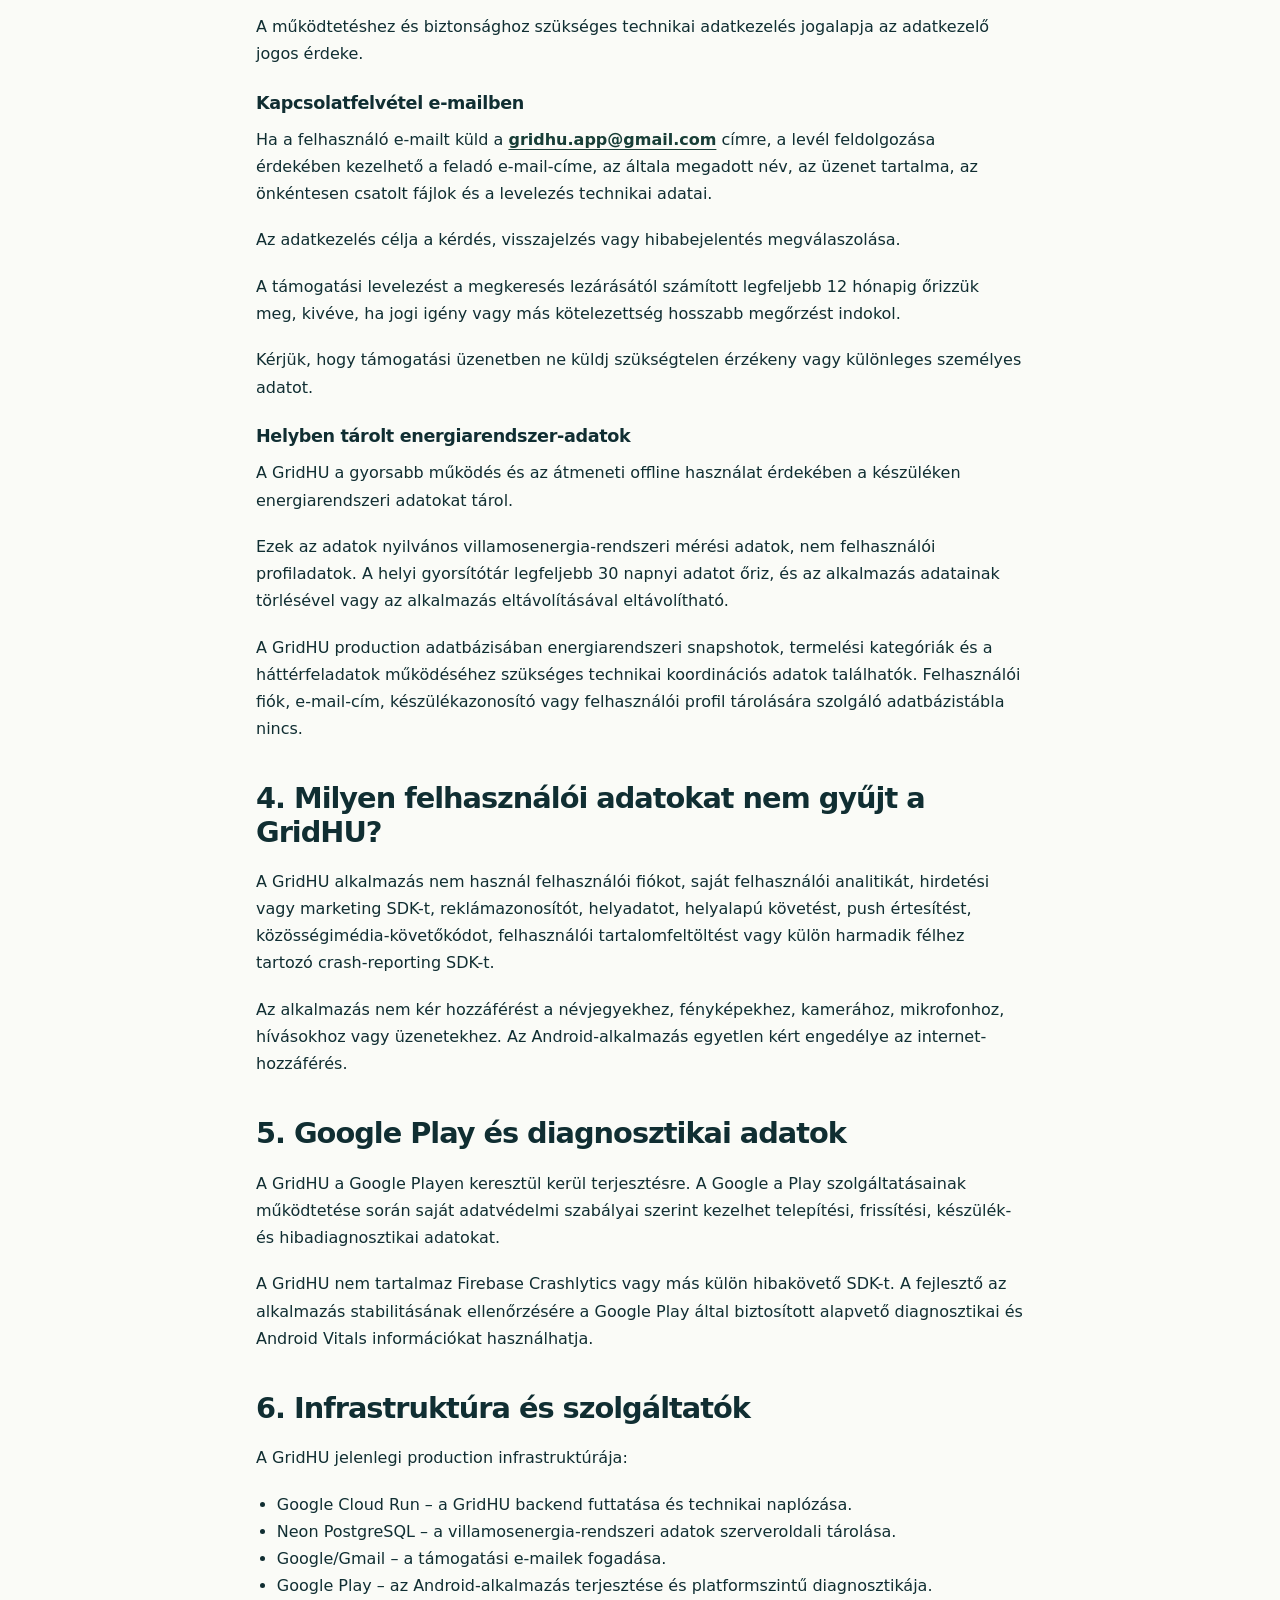
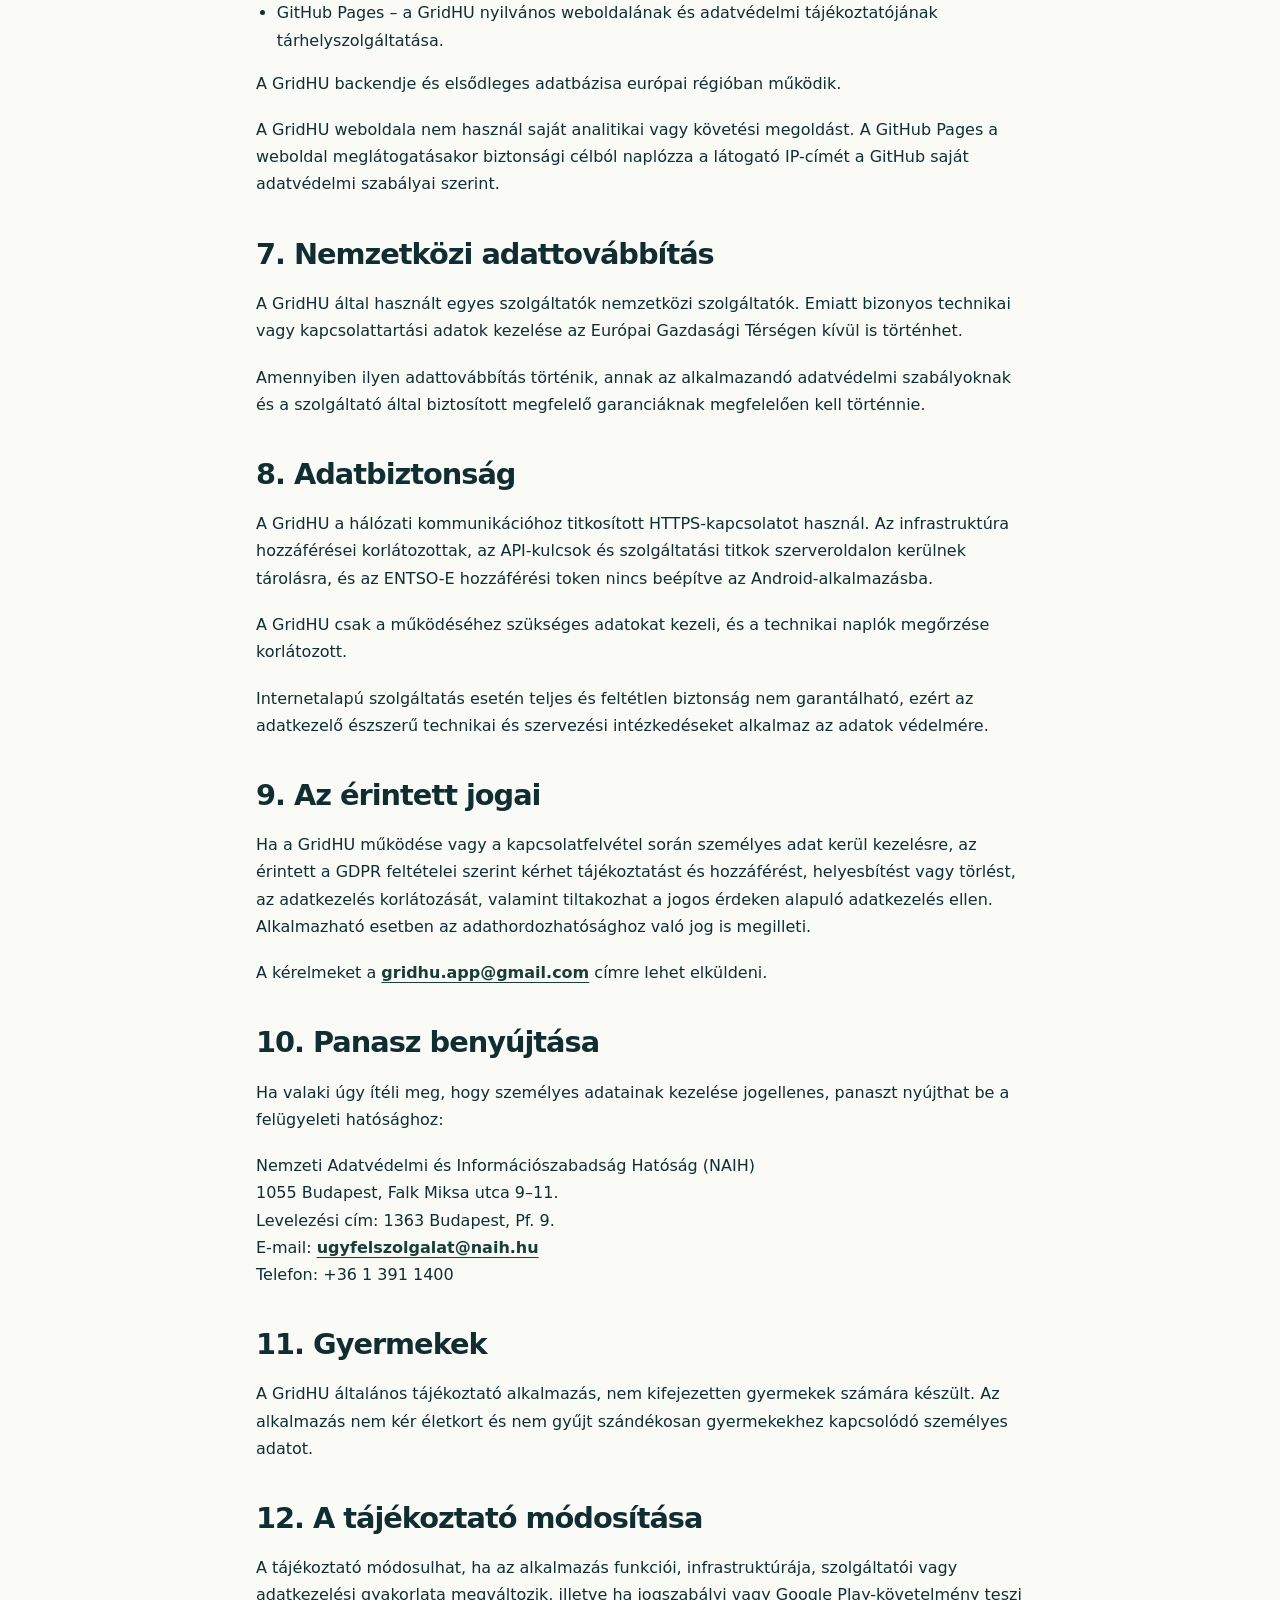
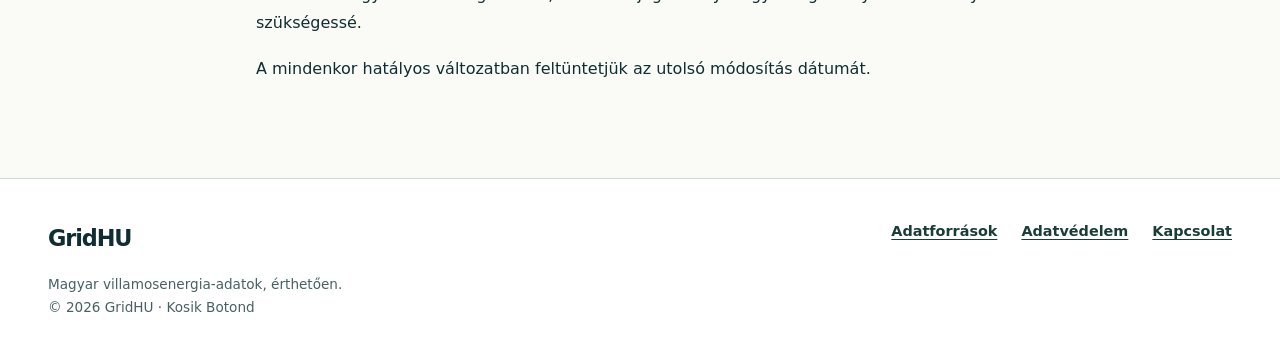
<file: privacy/index.html>
<!doctype html>
<html lang="hu">
<head>
  <meta charset="utf-8">
  <meta name="viewport" content="width=device-width, initial-scale=1">
  <meta name="description" content="A GridHU Android-alkalmazás adatvédelmi tájékoztatója: adatkezelés, szolgáltatók, megőrzési idők, felhasználói jogok és kapcsolat.">
  <title>Adatvédelem – GridHU</title>
  <link rel="canonical" href="https://gridhu.hu/privacy/">
  <meta property="og:type" content="website">
  <meta property="og:locale" content="hu_HU">
  <meta property="og:site_name" content="GridHU">
  <meta property="og:title" content="Adatvédelem – GridHU">
  <meta property="og:description" content="A GridHU Android-alkalmazás adatvédelmi tájékoztatója: adatkezelés, szolgáltatók, megőrzési idők, felhasználói jogok és kapcsolat.">
  <meta property="og:url" content="https://gridhu.hu/privacy/">
  <meta property="og:image" content="https://gridhu.hu/assets/social-card.png">
  <meta property="og:image:width" content="1200">
  <meta property="og:image:height" content="630">
  <meta property="og:image:alt" content="GridHU – Magyar villamosenergia-adatok">
  <meta name="twitter:card" content="summary_large_image">
  <meta name="twitter:title" content="Adatvédelem – GridHU">
  <meta name="twitter:description" content="A GridHU Android-alkalmazás adatvédelmi tájékoztatója: adatkezelés, szolgáltatók, megőrzési idők, felhasználói jogok és kapcsolat.">
  <meta name="twitter:image" content="https://gridhu.hu/assets/social-card.png">
  <link rel="icon" type="image/svg+xml" href="/assets/favicon.svg">
  <link rel="stylesheet" href="/assets/styles.css">
</head>
<body>
  <a class="skip-link" href="#main">Ugrás a tartalomra</a><header class="site-header"><div class="site-shell header-content"><a class="brand" href="/" aria-label="GridHU kezdőlap"><span class="brand-mark" aria-hidden="true">G</span>GridHU</a><nav aria-label="Fő navigáció"><ul class="nav-list"><li><a href="/">Kezdőlap</a></li><li><a href="/aramtermeles/">Áramtermelés</a></li><li><a href="/paks/">Paks</a></li><li><a href="/import-export/">Import–export</a></li></ul></nav><a class="header-contact" href="/contact/">Kapcsolat ↗</a></div></header>

  <main id="main" class="section">
    <article class="site-shell policy">
      <p class="eyebrow">GridHU</p>
      <h1>GridHU – Adatvédelmi tájékoztató</h1>
      <p class="policy-meta">Hatálybalépés: 2026. augusztus 11.<br>Utolsó módosítás: 2026. augusztus 29.</p>

      <section>
        <h2>1. Az adatkezelő</h2>
        <p>Adatkezelő: Kosik Botond<br>Alkalmazás: GridHU<br>Kapcsolattartási e-mail: <a href="mailto:gridhu.app@gmail.com">gridhu.app@gmail.com</a><br>Ország: Magyarország</p>
        <p>Adatvédelmi kérdéssel, valamint a személyes adatok kezelésével kapcsolatos kérelemmel a fenti e-mail-címen lehet kapcsolatba lépni.</p>
      </section>

      <section>
        <h2>2. Az alkalmazás célja</h2>
        <p>A GridHU egy Android-alkalmazás, amely a magyar villamosenergia-rendszer terhelési, termelési, határkeresztező és történeti adatait jeleníti meg tájékoztató jelleggel.</p>
        <p>Az alkalmazás használatához nem szükséges regisztráció vagy felhasználói fiók.</p>
      </section>

      <section>
        <h2>3. A GridHU által kezelt adatok</h2>
        <h3>Hálózati és technikai adatok</h3>
        <p>A GridHU internetkapcsolaton keresztül kommunikál a saját backendjével. A kapcsolat létrehozása és a szolgáltatás működtetése során a szerver és az infrastruktúra-szolgáltatók technikai adatokat kezelhetnek, például IP-címet, a kérés időpontját, a meghívott szolgáltatást vagy végpontot, a válasz technikai állapotát, valamint hibák esetén diagnosztikai adatokat.</p>
        <p>Ezeket az adatokat kizárólag a szolgáltatás működtetése, hibakeresése, biztonságának fenntartása és a visszaélések elleni védelem érdekében kezeljük. A GridHU ezekből nem készít felhasználói profilt, és nem használja őket reklámozásra vagy felhasználói viselkedés elemzésére.</p>
        <p>A GridHU backendjének saját kérésnaplója a HTTP-metódust, a hívott végpont útvonalát, a válasz státuszkódját és a kiszolgálás időtartamát tartalmazza; IP-címet ez a napló nem rögzít. IP-cím a futtatókörnyezet (Google Cloud Run) saját platformnaplóiban jelenhet meg.</p>
        <p>A visszaélések elleni védelem érdekében a backend kérésszámlálást (rate limiting) alkalmaz, amelyhez megkülönböztető kulcsként a kérés IP-címét használja. Ezt a számlálót a rendszer kizárólag a memóriában, rövid, percléptékű időablakra tartja fenn; IP-címet ebből a célból adatbázisban nem tárolunk.</p>
        <p>A technikai naplók megőrzési idejét a futtatókörnyezet naplózási beállításai határozzák meg; a GridHU ezektől eltérő, saját megőrzési időt nem állít be. A Google Cloud Logging alapértelmezése szerint a normál alkalmazás- és szolgáltatásnaplók 30 napig, egyes kötelező adminisztrációs és rendszer-auditnaplók külön rendszerben 400 napig maradnak meg.</p>
        <p>A működtetéshez és biztonsághoz szükséges technikai adatkezelés jogalapja az adatkezelő jogos érdeke.</p>

        <h3>Kapcsolatfelvétel e-mailben</h3>
        <p>Ha a felhasználó e-mailt küld a <a href="mailto:gridhu.app@gmail.com">gridhu.app@gmail.com</a> címre, a levél feldolgozása érdekében kezelhető a feladó e-mail-címe, az általa megadott név, az üzenet tartalma, az önkéntesen csatolt fájlok és a levelezés technikai adatai.</p>
        <p>Az adatkezelés célja a kérdés, visszajelzés vagy hibabejelentés megválaszolása.</p>
        <p>A támogatási levelezést a megkeresés lezárásától számított legfeljebb 12 hónapig őrizzük meg, kivéve, ha jogi igény vagy más kötelezettség hosszabb megőrzést indokol.</p>
        <p>Kérjük, hogy támogatási üzenetben ne küldj szükségtelen érzékeny vagy különleges személyes adatot.</p>

        <h3>Helyben tárolt energiarendszer-adatok</h3>
        <p>A GridHU a gyorsabb működés és az átmeneti offline használat érdekében a készüléken energiarendszeri adatokat tárol.</p>
        <p>Ezek az adatok nyilvános villamosenergia-rendszeri mérési adatok, nem felhasználói profiladatok. A helyi gyorsítótár legfeljebb 30 napnyi adatot őriz, és az alkalmazás adatainak törlésével vagy az alkalmazás eltávolításával eltávolítható.</p>
        <p>A GridHU production adatbázisában energiarendszeri snapshotok, termelési kategóriák és a háttérfeladatok működéséhez szükséges technikai koordinációs adatok találhatók. Felhasználói fiók, e-mail-cím, készülékazonosító vagy felhasználói profil tárolására szolgáló adatbázistábla nincs.</p>
      </section>

      <section>
        <h2>4. Milyen felhasználói adatokat nem gyűjt a GridHU?</h2>
        <p>A GridHU alkalmazás nem használ felhasználói fiókot, saját felhasználói analitikát, hirdetési vagy marketing SDK-t, reklámazonosítót, helyadatot, helyalapú követést, push értesítést, közösségimédia-követőkódot, felhasználói tartalomfeltöltést vagy külön harmadik félhez tartozó crash-reporting SDK-t.</p>
        <p>Az alkalmazás nem kér hozzáférést a névjegyekhez, fényképekhez, kamerához, mikrofonhoz, hívásokhoz vagy üzenetekhez. Az Android-alkalmazás egyetlen kért engedélye az internet-hozzáférés.</p>
      </section>

      <section>
        <h2>5. Google Play és diagnosztikai adatok</h2>
        <p>A GridHU a Google Playen keresztül kerül terjesztésre. A Google a Play szolgáltatásainak működtetése során saját adatvédelmi szabályai szerint kezelhet telepítési, frissítési, készülék- és hibadiagnosztikai adatokat.</p>
        <p>A GridHU nem tartalmaz Firebase Crashlytics vagy más külön hibakövető SDK-t. A fejlesztő az alkalmazás stabilitásának ellenőrzésére a Google Play által biztosított alapvető diagnosztikai és Android Vitals információkat használhatja.</p>
      </section>

      <section>
        <h2>6. Infrastruktúra és szolgáltatók</h2>
        <p>A GridHU jelenlegi production infrastruktúrája:</p>
        <ul>
          <li>Google Cloud Run – a GridHU backend futtatása és technikai naplózása.</li>
          <li>Neon PostgreSQL – a villamosenergia-rendszeri adatok szerveroldali tárolása.</li>
          <li>Google/Gmail – a támogatási e-mailek fogadása.</li>
          <li>Google Play – az Android-alkalmazás terjesztése és platformszintű diagnosztikája.</li>
          <li>GitHub Pages – a GridHU nyilvános weboldalának és adatvédelmi tájékoztatójának tárhelyszolgáltatása.</li>
        </ul>
        <p>A GridHU backendje és elsődleges adatbázisa európai régióban működik.</p>
        <p>A GridHU weboldala nem használ saját analitikai vagy követési megoldást. A GitHub Pages a weboldal meglátogatásakor biztonsági célból naplózza a látogató IP-címét a GitHub saját adatvédelmi szabályai szerint.</p>
      </section>

      <section>
        <h2>7. Nemzetközi adattovábbítás</h2>
        <p>A GridHU által használt egyes szolgáltatók nemzetközi szolgáltatók. Emiatt bizonyos technikai vagy kapcsolattartási adatok kezelése az Európai Gazdasági Térségen kívül is történhet.</p>
        <p>Amennyiben ilyen adattovábbítás történik, annak az alkalmazandó adatvédelmi szabályoknak és a szolgáltató által biztosított megfelelő garanciáknak megfelelően kell történnie.</p>
      </section>

      <section>
        <h2>8. Adatbiztonság</h2>
        <p>A GridHU a hálózati kommunikációhoz titkosított HTTPS-kapcsolatot használ. Az infrastruktúra hozzáférései korlátozottak, az API-kulcsok és szolgáltatási titkok szerveroldalon kerülnek tárolásra, és az ENTSO-E hozzáférési token nincs beépítve az Android-alkalmazásba.</p>
        <p>A GridHU csak a működéséhez szükséges adatokat kezeli, és a technikai naplók megőrzése korlátozott.</p>
        <p>Internetalapú szolgáltatás esetén teljes és feltétlen biztonság nem garantálható, ezért az adatkezelő észszerű technikai és szervezési intézkedéseket alkalmaz az adatok védelmére.</p>
      </section>

      <section>
        <h2>9. Az érintett jogai</h2>
        <p>Ha a GridHU működése vagy a kapcsolatfelvétel során személyes adat kerül kezelésre, az érintett a GDPR feltételei szerint kérhet tájékoztatást és hozzáférést, helyesbítést vagy törlést, az adatkezelés korlátozását, valamint tiltakozhat a jogos érdeken alapuló adatkezelés ellen. Alkalmazható esetben az adathordozhatósághoz való jog is megilleti.</p>
        <p>A kérelmeket a <a href="mailto:gridhu.app@gmail.com">gridhu.app@gmail.com</a> címre lehet elküldeni.</p>
      </section>

      <section>
        <h2>10. Panasz benyújtása</h2>
        <p>Ha valaki úgy ítéli meg, hogy személyes adatainak kezelése jogellenes, panaszt nyújthat be a felügyeleti hatósághoz:</p>
        <p>Nemzeti Adatvédelmi és Információszabadság Hatóság (NAIH)<br>1055 Budapest, Falk Miksa utca 9–11.<br>Levelezési cím: 1363 Budapest, Pf. 9.<br>E-mail: <a href="mailto:ugyfelszolgalat@naih.hu">ugyfelszolgalat@naih.hu</a><br>Telefon: +36 1 391 1400</p>
      </section>

      <section>
        <h2>11. Gyermekek</h2>
        <p>A GridHU általános tájékoztató alkalmazás, nem kifejezetten gyermekek számára készült. Az alkalmazás nem kér életkort és nem gyűjt szándékosan gyermekekhez kapcsolódó személyes adatot.</p>
      </section>

      <section>
        <h2>12. A tájékoztató módosítása</h2>
        <p>A tájékoztató módosulhat, ha az alkalmazás funkciói, infrastruktúrája, szolgáltatói vagy adatkezelési gyakorlata megváltozik, illetve ha jogszabályi vagy Google Play-követelmény teszi szükségessé.</p>
        <p>A mindenkor hatályos változatban feltüntetjük az utolsó módosítás dátumát.</p>
      </section>
    </article>
  </main>

  <footer class="site-footer"><div class="site-shell footer-content"><div><a class="brand" href="/">GridHU</a><p>Magyar villamosenergia-adatok, érthetően.<br>© 2026 GridHU · Kosik Botond</p></div><nav aria-label="Lábléc navigáció"><ul class="footer-links"><li><a href="/#adatforrasok">Adatforrások</a></li><li><a href="/privacy/">Adatvédelem</a></li><li><a href="/contact/">Kapcsolat</a></li></ul></nav></div></footer>
</body>
</html>
</file>
<file: assets/styles.css>
:root {
  color-scheme:light;
  --background:#fafbf7;
  --surface:#fff;
  --surface-soft:#edf2e9;
  --ink:#102e32;
  --muted:#486064;
  --primary:#225349;
  --primary-dark:#183e37;
  --border:#cddbd1;
  --focus:#006ac6;
  --radius:1.1rem;
  --content-width:74rem;
  --reading-width:48rem;
}

* {
  box-sizing:border-box;
}

html {
  background:var(--background);
  scroll-padding-top:1rem;
}

body {
  margin:0;
  color:var(--ink);
  background:var(--background);
  font-family:system-ui,-apple-system,BlinkMacSystemFont,"Segoe UI",sans-serif;
  font-size:1rem;
  line-height:1.7;
  overflow-wrap:break-word;
}

a {
  color:var(--primary-dark);
  font-weight:650;
  text-underline-offset:.22em;
}

a:hover {
  color:#326c42;
}

a:focus-visible,summary:focus-visible {
  outline:3px solid var(--focus);
  outline-offset:5px;
  border-radius:3px;
}

h1,h2,h3,p,ul {
  margin-top:0;
}

h1,h2,h3 {
  line-height:1.15;
  letter-spacing:-.035em;
}

h1 {
  font-size:clamp(2.4rem,5.8vw,5.15rem);
  margin-bottom:1.7rem;
  font-weight:780;
}

h2 {
  font-size:clamp(1.8rem,3.5vw,2.75rem);
  margin-bottom:1.2rem;
  font-weight:730;
}

h3 {
  font-size:1.25rem;
  letter-spacing:-.02em;
  margin-bottom:.8rem;
}

p {
  margin-bottom:1.2rem;
}

.site-shell {
  width:min(calc(100% - 3rem),var(--content-width));
  margin-inline:auto;
}

.narrow-content,.reading,.policy {
  max-width:var(--reading-width);
}

.skip-link {
  position:absolute;
  left:1rem;
  top:-6rem;
  z-index:10;
  padding:.7rem 1rem;
  background:white;
}

.skip-link:focus {
  top:1rem;
}

.site-header {
  border-bottom:1px solid var(--border);
  background:var(--background);
}

.header-content {
  display:flex;
  align-items:center;
  justify-content:space-between;
  gap:1.5rem;
  padding-block:1.2rem;
}

.brand {
  display:inline-flex;
  align-items:center;
  gap:.6rem;
  font-size:1.4rem;
  letter-spacing:-.05em;
  font-weight:850;
  text-decoration:none;
  color:var(--ink);
}

.brand-mark {
  display:grid;
  place-items:center;
  background:var(--ink);
  color:#b9ef72;
  width:2rem;
  height:2rem;
  border-radius:.5rem;
  font-size:1.25rem;
}

.nav-list,.footer-links {
  display:flex;
  flex-wrap:wrap;
  gap:.3rem 1.5rem;
  list-style:none;
  padding:0;
  margin:0;
}

.nav-list a,.header-contact {
  font-size:.92rem;
  text-decoration:none;
  display:inline-block;
  padding:.35rem 0;
}

.nav-list a {
  color:var(--muted);
}

.nav-list a[aria-current="page"] {
  color:var(--ink);
  text-decoration:underline;
  text-decoration-thickness:2px;
}

.hero {
  padding:clamp(3rem,6vw,6rem) 0;
}

.hero-grid {
  display:grid;
  grid-template-columns:1.25fr 1fr;
  gap:clamp(2rem,6vw,6rem);
  align-items:center;
}

.eyebrow {
  font-size:.78rem;
  letter-spacing:.12em;
  font-weight:750;
  text-transform:uppercase;
  color:var(--primary);
  margin-bottom:1.4rem;
}

.hero h1 em {
  font-style:normal;
  color:#3b7243;
}

.lead {
  font-size:clamp(1.15rem,2vw,1.4rem);
  line-height:1.6;
  font-weight:520;
}

.intro {
  color:var(--muted);
  max-width:43rem;
}

.actions {
  display:flex;
  align-items:flex-start;
  flex-direction:column;
  gap:1rem;
  margin-top:2rem;
}

.button-link {
  display:inline-flex;
  align-items:center;
  justify-content:center;
  gap:1.5rem;
  padding:.9rem 1.2rem;
  border-radius:.5rem;
  color:white;
  background:var(--primary);
  font-weight:700;
  text-decoration:none;
  line-height:1.5;
}

.button-link:hover {
  color:white;
  background:var(--primary-dark);
}

.text-link {
  font-size:.95rem;
}

.system-card {
  padding:clamp(1.6rem,3vw,2.6rem);
  border-radius:1.4rem;
  background:var(--ink);
  color:#f5f9f4;
  box-shadow:0 16px 0 -5px #d8e5d3;
}

.card-label {
  font-size:.7rem;
  font-weight:750;
  letter-spacing:.12em;
}

.system-card .card-label {
  color:#b9ef72;
  line-height:1.5;
  margin-bottom:1rem;
}

.system-row {
  display:flex;
  gap:1.2rem;
  border-top:1px solid #456367;
  padding:1.5rem 0;
}

.system-number {
  color:#b9ef72;
  font-size:.8rem;
  font-variant-numeric:tabular-nums;
}

.system-row h2 {
  font-size:1.3rem;
  letter-spacing:-.02em;
  margin:0 0 .5rem;
}

.system-row p {
  font-size:.95rem;
  color:#d0dedd;
  margin:0;
}

.system-note {
  margin:0;
  padding-top:1rem;
  border-top:1px solid #456367;
  font-size:.8rem;
  color:#d0dedd;
}

.principles {
  border-block:1px solid var(--border);
  padding:1rem 0;
}

.principles .site-shell {
  display:flex;
  flex-wrap:wrap;
  gap:.65rem 3rem;
  color:var(--muted);
  font-size:.85rem;
}

.principles span::before {
  content:'↗';
  color:var(--primary);
  margin-right:.6rem;
}

.section {
  padding:clamp(3rem,6vw,5.5rem) 0;
}

.section-soft {
  background:var(--surface-soft);
}

.section-heading {
  max-width:41rem;
  margin-bottom:2.5rem;
}

.section-heading>p:last-child {
  color:var(--muted);
}

.card-grid {
  display:grid;
  grid-template-columns:repeat(3,minmax(0,1fr));
  gap:1.2rem;
}

.info-card {
  padding:1.7rem;
  background:var(--surface);
  border:1px solid var(--border);
  border-radius:var(--radius);
}

.info-card .card-label {
  color:var(--primary);
  display:block;
  margin-bottom:1.5rem;
}

.info-card p {
  color:var(--muted);
}

.info-card>p:last-child {
  margin-bottom:0;
}

.guide-number {
  font-size:.72rem;
  letter-spacing:.09em;
  font-weight:750;
}

.guides h3 {
  font-size:1.5rem;
  line-height:1.3;
}

.guides h3 a {
  text-decoration:none;
}

.guides .text-link {
  display:inline-block;
  margin-top:1rem;
}

.notice {
  margin-top:2rem;
  padding:1.5rem 1.7rem;
  border-left:4px solid var(--primary);
  background:var(--surface-soft);
  border-radius:0 .6rem .6rem 0;
}

.notice h2,.notice h3 {
  font-size:1.2rem;
  margin-bottom:.6rem;
}

.notice p {
  margin-bottom:0;
  color:var(--muted);
}

.source-layout {
  display:grid;
  grid-template-columns:1fr 1.1fr;
  gap:3rem;
}

.source-layout>div>p {
  color:var(--muted);
}

details {
  border-bottom:1px solid var(--border);
  padding:1.2rem 0;
}

summary {
  font-weight:650;
  cursor:pointer;
  padding:.3rem 0;
}

details p {
  padding-top:1rem;
  margin-bottom:0;
  color:var(--muted);
}

.end-callout {
  display:flex;
  align-items:center;
  justify-content:space-between;
  gap:2rem;
}

.end-callout p:last-child {
  color:var(--muted);
  margin-bottom:0;
}

.site-footer {
  border-top:1px solid var(--border);
  padding:2.5rem 0;
  background:var(--surface);
}

.footer-content {
  display:flex;
  align-items:flex-start;
  justify-content:space-between;
  gap:2rem;
}

.footer-content p {
  font-size:.85rem;
  color:var(--muted);
  margin:1rem 0 0;
}

.footer-links {
  font-size:.9rem;
}

.article {
  padding-block:2.5rem 4rem;
}

.breadcrumb {
  font-size:.85rem;
  color:var(--muted);
  margin-bottom:3rem;
}

.article h1 {
  font-size:clamp(2.2rem,4.6vw,3.6rem);
  max-width:23ch;
}

.article h2 {
  font-size:clamp(1.45rem,3vw,1.85rem);
  margin-top:2.7rem;
}

.article p {
  max-width:70ch;
}

.article .lead {
  color:var(--muted);
}

.source-note {
  margin-top:3rem;
  padding:1.4rem 1.6rem;
  background:var(--surface-soft);
  border-radius:var(--radius);
  font-size:.88rem;
  overflow-wrap:anywhere;
}

.source-note h2 {
  font-size:1.15rem;
  margin-top:0;
}

.source-note p {
  margin-bottom:0;
}

.source-note ul,.related ul {
  padding-left:1.3rem;
}

.related ul {
  display:flex;
  flex-wrap:wrap;
  gap:.6rem 2rem;
}

.contact-card {
  border:1px solid var(--border);
  border-radius:var(--radius);
  padding:clamp(1.5rem,5vw,3rem);
  background:white;
}

.contact-card h1,.policy h1 {
  font-size:clamp(2.1rem,5vw,3.3rem);
}

.email-link {
  display:inline-block;
  overflow-wrap:anywhere;
  font-size:clamp(1rem,3.5vw,1.5rem);
}

.policy-meta {
  color:var(--muted);
  margin-bottom:2.5rem;
}

.policy section {
  margin-top:2.5rem;
}

.policy h2 {
  font-size:clamp(1.4rem,3vw,1.8rem);
}

.policy h3 {
  margin-top:1.6rem;
  font-size:1.1rem;
}

.policy p,.policy li {
  overflow-wrap:anywhere;
}

.policy ul {
  padding-left:1.3rem;
}

@media(max-width:60rem) {
  .header-content {
    flex-wrap:wrap;
    gap:.6rem 1.5rem;
  }
  .header-contact {
    margin-left:auto;
  }
  .header-content nav {
    order:3;
    flex-basis:100%;
  }
  .hero-grid {
    gap:2rem;
  }
  .card-grid {
    gap:.8rem;
  }
  .info-card {
    padding:1.2rem;
  }
  .source-layout {
    gap:2rem;
  }
  .nav-list {
    gap:.3rem 1.2rem;
  }
}

@media(max-width:44rem) {
  .site-shell {
    width:calc(100% - 2rem);
  }
  .hero-grid,.source-layout {
    grid-template-columns:1fr;
  }
  .hero h1 {
    font-size:clamp(2.8rem,12vw,4.8rem);
  }
  .system-card {
    max-width:100%;
  }
  .card-grid {
    grid-template-columns:1fr;
  }
  .source-layout {
    gap:1rem;
  }
  .end-callout,.footer-content {
    align-items:flex-start;
    flex-direction:column;
  }
  .principles .site-shell {
    gap:.4rem;
    flex-direction:column;
  }
  .nav-list {
    gap:.25rem 1rem;
  }
  .nav-list a {
    font-size:.86rem;
  }
  .article h1 {
    max-width:none;
  }
  .article .notice {
    padding:1.2rem;
  }
  .reading {
    width:calc(100% - 2rem);
  }
}

@media(prefers-reduced-motion:reduce) {
  html {
    scroll-behavior:auto;
  }
}

.screenshot-grid {
  display:grid;
  grid-template-columns:repeat(3,minmax(0,1fr));
  gap:clamp(1rem,4vw,3rem);
  max-width:54rem;
  margin-inline:auto;
}

.screenshot-grid figure {
  margin:0;
  min-width:0;
}

.screenshot-grid img {
  display:block;
  width:100%;
  height:auto;
  border-radius:1rem;
  border:1px solid var(--border);
}

.screenshot-grid figcaption {
  font-size:.83rem;
  color:var(--muted);
  margin-top:1rem;
}

.card-label {
  font-size:.75rem;
}

@media(max-width:35rem) {
  .screenshot-grid {
    grid-template-columns:1fr;
    max-width:19rem;
    gap:2rem;
  }
}
</file>
